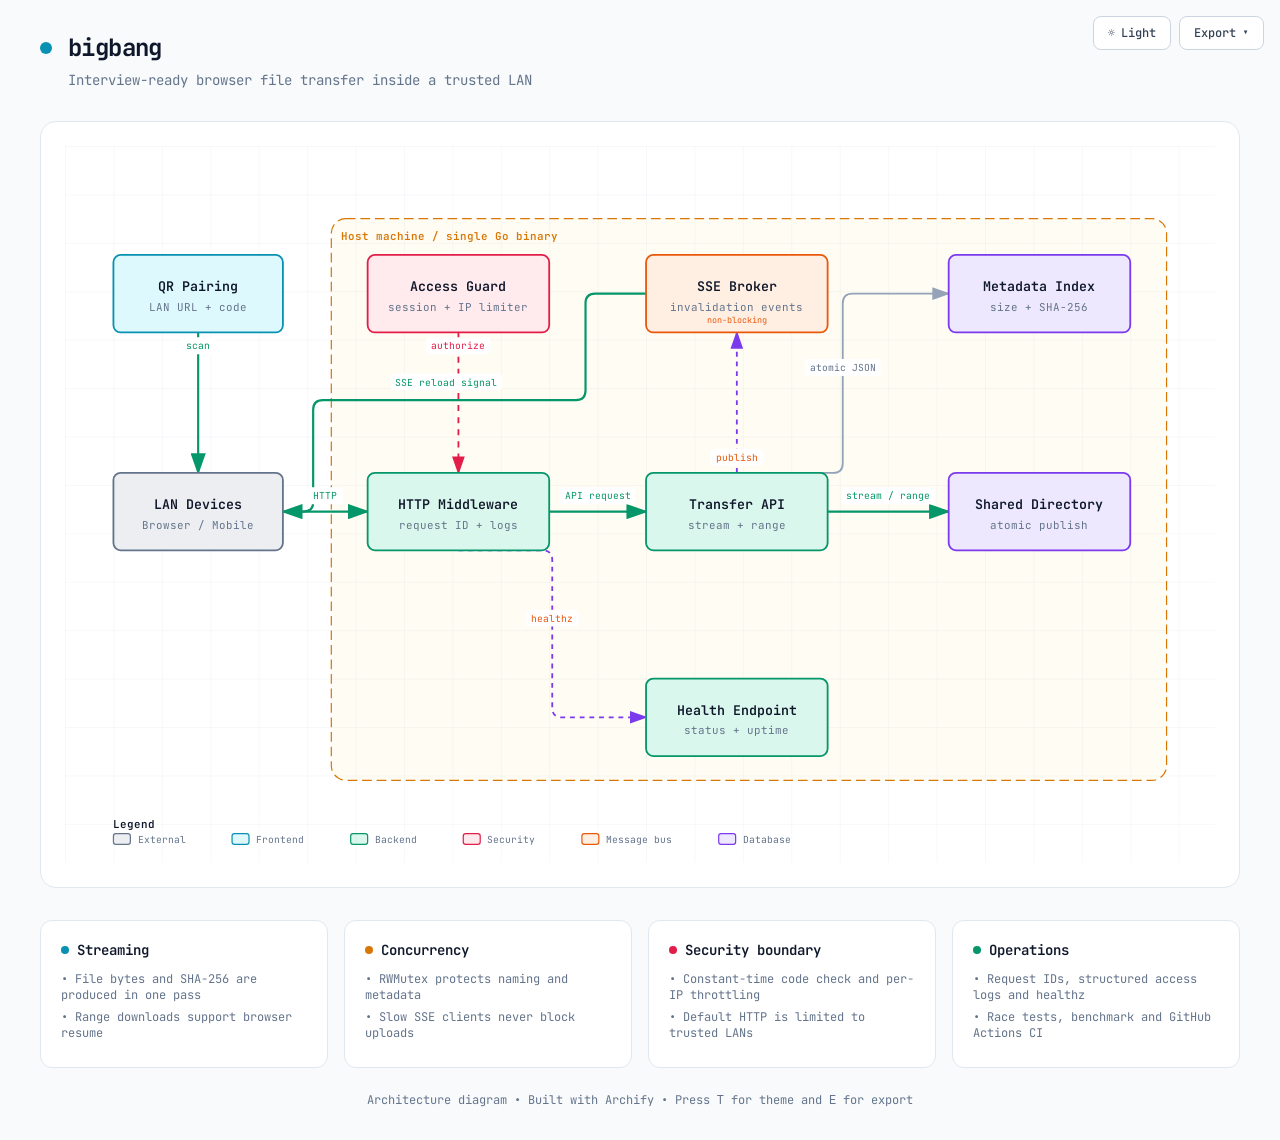
<file: docs/architecture.html>
<!DOCTYPE html>
<html lang="en" data-theme="dark">
<head>
  <meta charset="UTF-8">
  <meta name="viewport" content="width=device-width, initial-scale=1.0">
  <meta name="generator" content="archify 2.11.0">
  <title>bigbang Diagram</title>
  <script>
    // Resolve the theme before first paint so light-preference users don't
    // see a dark flash. The toolbar script below re-applies with UI state.
    (function () {
      try {
        var theme = null;
        try {
          var param = new URLSearchParams(window.location.search).get('theme');
          if (param === 'light' || param === 'dark') theme = param;
        } catch (_) {}
        if (!theme) {
          try { theme = localStorage.getItem('archify-theme'); } catch (_) {}
        }
        if (theme !== 'light' && theme !== 'dark') {
          theme = window.matchMedia('(prefers-color-scheme: light)').matches ? 'light' : 'dark';
        }
        document.documentElement.setAttribute('data-theme', theme);
      } catch (_) {}
    })();
  </script>
  <!-- Async font load: a blackholed network must not block first paint.
       The body font stack falls back to system monospace until it lands. -->
  <link rel="preconnect" href="https://fonts.gstatic.com" crossorigin>
  <link href="https://fonts.googleapis.com/css2?family=JetBrains+Mono:wght@400;500;600;700&display=swap"
        rel="stylesheet" media="print" onload="this.media='all'">
  <noscript>
    <link href="https://fonts.googleapis.com/css2?family=JetBrains+Mono:wght@400;500;600;700&display=swap" rel="stylesheet">
  </noscript>
  <style>
    /* ==========================================================
       THEME VARIABLES — switch by toggling [data-theme] on <html>
       ========================================================== */
    :root,
    [data-theme="dark"] {
      --bg: #020617;
      --grid: #1e293b;
      --text: #ffffff;
      --text-muted: #94a3b8;
      --text-dim: #475569;
      /* UI chrome (menu hints, footer) needs more contrast than SVG .t-dim accents */
      --text-faint: #7d8da1;

      --panel: rgba(15, 23, 42, 0.5);
      --panel-border: #1e293b;
      --lane-fill: rgba(15, 23, 42, 0.22);
      --lane-stroke: #334155;

      --arrow: #64748b;
      --arrow-emphasis: #34d399;

      /* Opaque mask color used behind semi-transparent component fills
         so the arrows drawn underneath are properly hidden. */
      --mask: #0f172a;

      --frontend-fill:    rgba(8, 51, 68, 0.4);
      --frontend-stroke:  #22d3ee;
      --backend-fill:     rgba(6, 78, 59, 0.4);
      --backend-stroke:   #34d399;
      --database-fill:    rgba(76, 29, 149, 0.4);
      --database-stroke:  #a78bfa;
      --cloud-fill:       rgba(120, 53, 15, 0.3);
      --cloud-stroke:     #fbbf24;
      --security-fill:    rgba(136, 19, 55, 0.4);
      --security-stroke:  #fb7185;
      --messagebus-fill:  rgba(251, 146, 60, 0.3);
      --messagebus-stroke:#fb923c;
      --external-fill:    rgba(30, 41, 59, 0.5);
      --external-stroke:  #94a3b8;

      --toolbar-bg:       rgba(15, 23, 42, 0.8);
      --toolbar-border:   #334155;
      --toolbar-text:     #e2e8f0;
      --toolbar-hover:    rgba(15, 23, 42, 0.95);
      --toolbar-menu-bg:  #0f172a;
    }

    [data-theme="light"] {
      --bg: #f8fafc;
      --grid: #e2e8f0;
      --text: #0f172a;
      --text-muted: #64748b;
      --text-dim: #94a3b8;
      --text-faint: #64748b;

      --panel: #ffffff;
      --panel-border: #e2e8f0;
      --lane-fill: rgba(248, 250, 252, 0.65);
      --lane-stroke: #cbd5e1;

      --arrow: #94a3b8;
      --arrow-emphasis: #059669;

      --mask: #ffffff;

      --frontend-fill:    rgba(34, 211, 238, 0.15);
      --frontend-stroke:  #0891b2;
      --backend-fill:     rgba(52, 211, 153, 0.18);
      --backend-stroke:   #059669;
      --database-fill:    rgba(167, 139, 250, 0.2);
      --database-stroke:  #7c3aed;
      --cloud-fill:       rgba(251, 191, 36, 0.18);
      --cloud-stroke:     #d97706;
      --security-fill:    rgba(251, 113, 133, 0.15);
      --security-stroke:  #e11d48;
      --messagebus-fill:  rgba(251, 146, 60, 0.15);
      --messagebus-stroke:#ea580c;
      --external-fill:    rgba(148, 163, 184, 0.18);
      --external-stroke:  #64748b;

      --toolbar-bg:       rgba(255, 255, 255, 0.92);
      --toolbar-border:   #cbd5e1;
      --toolbar-text:     #334155;
      --toolbar-hover:    #ffffff;
      --toolbar-menu-bg:  #ffffff;
    }

    * { margin: 0; padding: 0; box-sizing: border-box; }

    body {
      font-family: 'JetBrains Mono', ui-monospace, SFMono-Regular, Menlo, Consolas, 'DejaVu Sans Mono', 'Liberation Mono', 'Noto Sans Mono CJK SC', 'PingFang SC', 'Hiragino Sans GB', 'Microsoft YaHei', monospace;
      background: var(--bg);
      min-height: 100vh;
      padding: 2rem;
      color: var(--text);
      transition: background 0.2s ease, color 0.2s ease;
    }

    .container { max-width: 1200px; margin: 0 auto; }

    .header { margin-bottom: 2rem; }

    .header-row {
      display: flex;
      align-items: center;
      gap: 1rem;
      margin-bottom: 0.5rem;
    }

    .pulse-dot {
      width: 12px;
      height: 12px;
      background: var(--frontend-stroke);
      border-radius: 50%;
      animation: pulse 2s infinite;
    }

    @keyframes pulse {
      0%, 100% { opacity: 1; }
      50% { opacity: 0.5; }
    }

    h1 {
      font-size: 1.5rem;
      font-weight: 700;
      letter-spacing: -0.025em;
    }

    .subtitle {
      color: var(--text-muted);
      font-size: 0.875rem;
      margin-left: 1.75rem;
    }

    .diagram-container {
      background: var(--panel);
      border-radius: 1rem;
      border: 1px solid var(--panel-border);
      padding: 1.5rem;
      overflow-x: auto;
    }

    svg {
      width: 100%;
      min-width: min(900px, 100%);
      display: block;
    }

    .cards {
      display: grid;
      grid-template-columns: repeat(auto-fit, minmax(280px, 1fr));
      gap: 1rem;
      margin-top: 2rem;
    }

    .card {
      background: var(--panel);
      border-radius: 0.75rem;
      border: 1px solid var(--panel-border);
      padding: 1.25rem;
    }

    .card-header {
      display: flex;
      align-items: center;
      gap: 0.5rem;
      margin-bottom: 0.75rem;
    }

    .card-dot {
      width: 8px;
      height: 8px;
      border-radius: 50%;
    }

    .card-dot.cyan     { background: var(--frontend-stroke); }
    .card-dot.emerald  { background: var(--backend-stroke); }
    .card-dot.violet   { background: var(--database-stroke); }
    .card-dot.amber    { background: var(--cloud-stroke); }
    .card-dot.rose     { background: var(--security-stroke); }
    .card-dot.orange   { background: var(--messagebus-stroke); }
    .card-dot.slate    { background: var(--external-stroke); }

    .card h3 { font-size: 0.875rem; font-weight: 600; color: var(--text); }

    .card ul {
      list-style: none;
      color: var(--text-muted);
      font-size: 0.75rem;
    }

    .card li { margin-bottom: 0.375rem; }

    .footer {
      text-align: center;
      margin-top: 1.5rem;
      color: var(--text-faint);
      font-size: 0.75rem;
    }

    /* ==========================================================
       Print stylesheet — hide interactive controls, force light,
       drop the grid so the diagram doesn't waste ink, use landscape
       so wide diagrams fit, pack summary cards into 2 columns to
       avoid an orphan card on a trailing page.
       ========================================================== */
    @page { size: landscape; margin: 1.5cm; }

    @media print {
      /* Force the FULL light palette — including component fills/strokes and
         lane/arrow colors — so printing from dark theme doesn't put neon
         strokes and translucent dark fills on white paper. */
      :root, [data-theme="dark"], [data-theme="light"] {
        --bg: #ffffff;
        --grid: transparent;
        --panel: #ffffff;
        --panel-border: #e2e8f0;
        --text: #0f172a;
        --text-muted: #475569;
        --text-dim: #94a3b8;
        --text-faint: #64748b;
        --mask: #ffffff;
        --lane-fill: rgba(248, 250, 252, 0.65);
        --lane-stroke: #cbd5e1;
        --arrow: #94a3b8;
        --arrow-emphasis: #059669;
        --frontend-fill:    rgba(34, 211, 238, 0.15);
        --frontend-stroke:  #0891b2;
        --backend-fill:     rgba(52, 211, 153, 0.18);
        --backend-stroke:   #059669;
        --database-fill:    rgba(167, 139, 250, 0.2);
        --database-stroke:  #7c3aed;
        --cloud-fill:       rgba(251, 191, 36, 0.18);
        --cloud-stroke:     #d97706;
        --security-fill:    rgba(251, 113, 133, 0.15);
        --security-stroke:  #e11d48;
        --messagebus-fill:  rgba(251, 146, 60, 0.15);
        --messagebus-stroke:#ea580c;
        --external-fill:    rgba(148, 163, 184, 0.18);
        --external-stroke:  #64748b;
      }
      body { background: #ffffff !important; padding: 0; }
      .container { max-width: none; }
      .toolbar, .archify-toast, .no-print { display: none !important; }
      .diagram-container, .card { box-shadow: none; border-color: #e2e8f0; }
      .cards { grid-template-columns: 1fr 1fr; }
      /* Ensure elements break sensibly across pages */
      .card { break-inside: avoid; page-break-inside: avoid; }
      .diagram-container { break-inside: avoid; page-break-inside: avoid; }
      h1, .subtitle { color: #0f172a; }
    }

    /* ==========================================================
       TOOLBAR (theme toggle + export menu)
       ========================================================== */
    .toolbar {
      position: fixed;
      top: 1rem;
      right: 1rem;
      display: flex;
      gap: 0.5rem;
      z-index: 100;
    }
    .toolbar button {
      background: var(--toolbar-bg);
      color: var(--toolbar-text);
      border: 1px solid var(--toolbar-border);
      padding: 0.5rem 0.875rem;
      border-radius: 0.5rem;
      font-family: inherit;
      font-size: 0.75rem;
      font-weight: 500;
      cursor: pointer;
      backdrop-filter: blur(8px);
      transition: background 0.15s, border-color 0.15s;
      display: inline-flex;
      align-items: center;
      gap: 0.375rem;
    }
    .toolbar button:hover {
      background: var(--toolbar-hover);
      border-color: var(--arrow);
    }
    .toolbar button:focus-visible {
      outline: 2px solid var(--frontend-stroke);
      outline-offset: 2px;
    }
    .toolbar .export-wrap { position: relative; }
    .toolbar .export-menu {
      position: absolute;
      top: calc(100% + 0.375rem);
      right: 0;
      background: var(--toolbar-menu-bg);
      border: 1px solid var(--toolbar-border);
      border-radius: 0.5rem;
      padding: 0.375rem;
      min-width: 160px;
      display: none;
      flex-direction: column;
      box-shadow: 0 4px 20px rgba(0,0,0,0.25);
    }
    .toolbar .export-menu.open { display: flex; }
    .toolbar .export-menu button {
      background: transparent;
      border: 0;
      justify-content: space-between;
      width: 100%;
      text-align: left;
      padding: 0.5rem 0.75rem;
    }
    .toolbar .export-menu button:hover {
      background: var(--toolbar-hover);
    }
    .toolbar .export-menu .hint {
      color: var(--text-faint);
      font-size: 0.625rem;
    }
    .toolbar .export-menu hr {
      border: 0;
      border-top: 1px solid var(--toolbar-border);
      margin: 0.25rem 0.375rem;
      opacity: 0.5;
    }

    /* Toast — brief feedback for actions like "copied" */
    .archify-toast {
      position: fixed;
      top: 1rem;
      left: 50%;
      transform: translateX(-50%) translateY(-8px);
      background: var(--toolbar-menu-bg);
      color: var(--text);
      border: 1px solid var(--toolbar-border);
      padding: 0.5rem 1rem;
      border-radius: 0.5rem;
      font-family: inherit;
      font-size: 0.75rem;
      opacity: 0;
      transition: opacity 0.2s, transform 0.2s;
      z-index: 200;
      pointer-events: none;
      box-shadow: 0 4px 20px rgba(0,0,0,0.25);
    }
    .archify-toast.show {
      opacity: 1;
      transform: translateX(-50%) translateY(0);
    }

    @media (max-width: 720px) {
      body { padding: 1rem; }
      .toolbar {
        position: static;
        justify-content: flex-end;
        margin-bottom: 1rem;
      }
      .header { margin-bottom: 1.25rem; }
      .header-row {
        gap: 0.75rem;
        align-items: flex-start;
      }
      h1 {
        font-size: 1.25rem;
        line-height: 1.25;
      }
      .subtitle {
        margin-left: 0;
        font-size: 0.8125rem;
        line-height: 1.55;
      }
      .diagram-container {
        padding: 0.75rem;
        border-radius: 0.75rem;
      }
      .cards {
        grid-template-columns: 1fr;
        margin-top: 1rem;
      }
    }

    /* ==========================================================
       SVG SEMANTIC CLASSES — use these instead of inline fill/stroke
       ========================================================== */
    .c-grid       { stroke: var(--grid); fill: none; }
    .c-mask       { fill: var(--mask); stroke: none; }

    .c-frontend   { fill: var(--frontend-fill);   stroke: var(--frontend-stroke); }
    .c-backend    { fill: var(--backend-fill);    stroke: var(--backend-stroke); }
    .c-database   { fill: var(--database-fill);   stroke: var(--database-stroke); }
    .c-cloud      { fill: var(--cloud-fill);      stroke: var(--cloud-stroke); }
    .c-security   { fill: var(--security-fill);   stroke: var(--security-stroke); }
    .c-messagebus { fill: var(--messagebus-fill); stroke: var(--messagebus-stroke); }
    .c-external   { fill: var(--external-fill);   stroke: var(--external-stroke); }

    /* Text helpers */
    .t-primary { fill: var(--text); }
    .t-muted   { fill: var(--text-muted); }
    .t-dim     { fill: var(--text-dim); }
    .t-frontend   { fill: var(--frontend-stroke); }
    .t-backend    { fill: var(--backend-stroke); }
    .t-database   { fill: var(--database-stroke); }
    .t-cloud      { fill: var(--cloud-stroke); }
    .t-security   { fill: var(--security-stroke); }
    .t-messagebus { fill: var(--messagebus-stroke); }
    .t-external   { fill: var(--external-stroke); }

    /* Arrows */
    .a-default   { stroke: var(--arrow); fill: none; }
    .a-emphasis  { stroke: var(--arrow-emphasis); fill: none; }
    .a-security  { stroke: var(--security-stroke); fill: none; stroke-dasharray: 5,5; }
    .a-dashed    { stroke: var(--database-stroke); fill: none; stroke-dasharray: 4,4; }

    /* Arrowhead markers reference these */
    .m-default   { fill: var(--arrow); }
    .m-emphasis  { fill: var(--arrow-emphasis); }
    .m-security  { fill: var(--security-stroke); }
    .m-dashed    { fill: var(--database-stroke); }

    /* Dashed boundary variants */
    .c-security-group { fill: transparent; stroke: var(--security-stroke); stroke-dasharray: 4,4; }
    .c-region         { fill: rgba(251, 191, 36, 0.05); stroke: var(--cloud-stroke); stroke-dasharray: 8,4; }
    .c-lane           { fill: var(--lane-fill); stroke: var(--lane-stroke); stroke-dasharray: 6,6; }

    /* Optional trace animation, enabled only by meta.animation = "trace".
       Static diagrams do not carry data-animation and render exactly as before. */
    svg[data-animation="trace"] [data-animate="edge"] {
      stroke-dasharray: 10 8;
      stroke-dashoffset: 54;
      animation: archify-edge-flow 2.4s linear infinite;
      animation-delay: calc(var(--step, 0) * 160ms);
    }
    svg[data-animation="trace"] [data-animate="node"] {
      transform-box: fill-box;
      transform-origin: center;
      animation: archify-node-pulse 3.6s ease-in-out infinite;
      animation-delay: calc(var(--step, 0) * 160ms);
    }
    @keyframes archify-edge-flow {
      to { stroke-dashoffset: 0; }
    }
    @keyframes archify-node-pulse {
      0%, 72%, 100% { filter: none; stroke-width: 1.5; }
      18%, 36% {
        filter: drop-shadow(0 0 8px var(--arrow-emphasis));
        stroke-width: 2.4;
      }
    }
    @media (prefers-reduced-motion: reduce) {
      svg[data-animation="trace"] [data-animate] {
        animation: none !important;
        stroke-dashoffset: 0;
      }
    }
  </style>
</head>
<body>
  <!-- Toolbar: theme toggle + export menu (present on every generated diagram)
       Keyboard: T toggles theme, E opens export menu (when no input focused) -->
  <div class="toolbar" role="toolbar" aria-label="Diagram actions">
    <button id="btn-theme" type="button"
            title="Toggle theme (T)"
            aria-label="Toggle color theme"
            aria-pressed="false">
      <span id="theme-icon" aria-hidden="true">&#9790;</span>
      <span id="theme-label">Dark</span>
    </button>
    <div class="export-wrap">
      <button id="btn-export" type="button"
              title="Export diagram (E)"
              aria-label="Export diagram"
              aria-haspopup="menu"
              aria-expanded="false"
              aria-controls="export-menu">
        Export <span aria-hidden="true">&#9662;</span>
      </button>
      <div class="export-menu" id="export-menu" role="menu" aria-label="Export">
        <button data-action="copy"  type="button" role="menuitem" tabindex="-1">Copy to clipboard <span class="hint">PNG</span></button>
        <hr role="separator">
        <button data-format="png"   type="button" role="menuitem" tabindex="-1">Download PNG</button>
        <button data-format="jpeg"  type="button" role="menuitem" tabindex="-1">Download JPEG</button>
        <button data-format="webp"  type="button" role="menuitem" tabindex="-1">Download WebP</button>
        <hr role="separator">
        <button data-format="svg"   type="button" role="menuitem" tabindex="-1">Download SVG <span class="hint">vector</span></button>
      </div>
    </div>
  </div>

  <div class="container">
    <!-- Header -->
    <div class="header">
      <div class="header-row">
        <div class="pulse-dot"></div>
        <h1>bigbang</h1>
      </div>
      <p class="subtitle">Interview-ready browser file transfer inside a trusted LAN</p>
    </div>

    <!-- Main Diagram -->
    <div class="diagram-container">
      <svg viewBox="0 0 950 592" role="img" aria-label="bigbang — Interview-ready browser file transfer inside a trusted LAN (architecture diagram)">
        <!-- Definitions -->
        <defs>
          <marker id="arrowhead" markerWidth="10" markerHeight="7" refX="9" refY="3.5" orient="auto">
            <polygon points="0 0, 10 3.5, 0 7" class="m-default" />
          </marker>
          <marker id="arrowhead-emphasis" markerWidth="10" markerHeight="7" refX="9" refY="3.5" orient="auto">
            <polygon points="0 0, 10 3.5, 0 7" class="m-emphasis" />
          </marker>
          <marker id="arrowhead-security" markerWidth="10" markerHeight="7" refX="9" refY="3.5" orient="auto">
            <polygon points="0 0, 10 3.5, 0 7" class="m-security" />
          </marker>
          <marker id="arrowhead-dashed" markerWidth="10" markerHeight="7" refX="9" refY="3.5" orient="auto">
            <polygon points="0 0, 10 3.5, 0 7" class="m-dashed" />
          </marker>
          <pattern id="grid" width="40" height="40" patternUnits="userSpaceOnUse">
            <path d="M 40 0 L 0 0 0 40" class="c-grid" stroke-width="0.5"/>
          </pattern>
        </defs>

        <!-- Background Grid -->
        <rect width="100%" height="100%" fill="url(#grid)" />

        <!-- Boundaries (behind everything) -->
        <rect x="220" y="60" width="690" height="464" rx="12" class="c-region" stroke-width="1"/>
        <text x="228" y="78" class="t-cloud" font-size="9" font-weight="600">Host machine / single Go binary</text>

        <!-- Connection paths (before components for correct z-order) -->
        <path d="M 110 154 L 110 270" class="a-emphasis" stroke-width="1.8" marker-end="url(#arrowhead-emphasis)"/>
        <path d="M 180 302 L 250 302" class="a-emphasis" stroke-width="1.8" marker-end="url(#arrowhead-emphasis)"/>
        <path d="M 325 154 L 325 270" class="a-security" stroke-width="1.5" marker-end="url(#arrowhead-security)"/>
        <path d="M 400 302 L 480 302" class="a-emphasis" stroke-width="1.8" marker-end="url(#arrowhead-emphasis)"/>
        <path d="M 555 270 L 555 154" class="a-dashed" stroke-width="1.5" marker-end="url(#arrowhead-dashed)"/>
        <path d="M 480 122 L 438 122 Q 430 122 430 130 L 430 202 Q 430 210 422 210 L 213 210 Q 205 210 205 218 L 205 294 Q 205 302 197 302 L 180 302" class="a-emphasis" stroke-width="1.8" marker-end="url(#arrowhead-emphasis)"/>
        <path d="M 325 334 L 394.5 334 Q 402.5 334 402.5 342 L 402.5 464 Q 402.5 472 410.5 472 L 480 472" class="a-dashed" stroke-width="1.5" marker-end="url(#arrowhead-dashed)"/>
        <path d="M 630 302 L 730 302" class="a-emphasis" stroke-width="1.8" marker-end="url(#arrowhead-emphasis)"/>
        <path d="M 555 270 L 634.5 270 Q 642.5 270 642.5 262 L 642.5 130 Q 642.5 122 650.5 122 L 730 122" class="a-default" stroke-width="1.5" marker-end="url(#arrowhead)"/>

        <!-- Components -->
        <rect x="40" y="270" width="140" height="64" rx="6" class="c-mask"/>
        <rect x="40" y="270" width="140" height="64" rx="6" class="c-external" stroke-width="1.5"/>
        <text x="110" y="300" class="t-primary" font-size="11" font-weight="600" text-anchor="middle">LAN Devices</text>
        <text x="110" y="316" class="t-muted" font-size="9" text-anchor="middle">Browser / Mobile</text>

        <rect x="40" y="90" width="140" height="64" rx="6" class="c-mask"/>
        <rect x="40" y="90" width="140" height="64" rx="6" class="c-frontend" stroke-width="1.5"/>
        <text x="110" y="120" class="t-primary" font-size="11" font-weight="600" text-anchor="middle">QR Pairing</text>
        <text x="110" y="136" class="t-muted" font-size="9" text-anchor="middle">LAN URL + code</text>

        <rect x="250" y="270" width="150" height="64" rx="6" class="c-mask"/>
        <rect x="250" y="270" width="150" height="64" rx="6" class="c-backend" stroke-width="1.5"/>
        <text x="325" y="300" class="t-primary" font-size="11" font-weight="600" text-anchor="middle">HTTP Middleware</text>
        <text x="325" y="316" class="t-muted" font-size="9" text-anchor="middle">request ID + logs</text>

        <rect x="250" y="90" width="150" height="64" rx="6" class="c-mask"/>
        <rect x="250" y="90" width="150" height="64" rx="6" class="c-security" stroke-width="1.5"/>
        <text x="325" y="120" class="t-primary" font-size="11" font-weight="600" text-anchor="middle">Access Guard</text>
        <text x="325" y="136" class="t-muted" font-size="9" text-anchor="middle">session + IP limiter</text>

        <rect x="480" y="270" width="150" height="64" rx="6" class="c-mask"/>
        <rect x="480" y="270" width="150" height="64" rx="6" class="c-backend" stroke-width="1.5"/>
        <text x="555" y="300" class="t-primary" font-size="11" font-weight="600" text-anchor="middle">Transfer API</text>
        <text x="555" y="316" class="t-muted" font-size="9" text-anchor="middle">stream + range</text>

        <rect x="480" y="90" width="150" height="64" rx="6" class="c-mask"/>
        <rect x="480" y="90" width="150" height="64" rx="6" class="c-messagebus" stroke-width="1.5"/>
        <text x="555" y="120" class="t-primary" font-size="11" font-weight="600" text-anchor="middle">SSE Broker</text>
        <text x="555" y="136" class="t-muted" font-size="9" text-anchor="middle">invalidation events</text>
        <text x="555" y="146" class="t-messagebus" font-size="7" text-anchor="middle">non-blocking</text>

        <rect x="480" y="440" width="150" height="64" rx="6" class="c-mask"/>
        <rect x="480" y="440" width="150" height="64" rx="6" class="c-backend" stroke-width="1.5"/>
        <text x="555" y="470" class="t-primary" font-size="11" font-weight="600" text-anchor="middle">Health Endpoint</text>
        <text x="555" y="486" class="t-muted" font-size="9" text-anchor="middle">status + uptime</text>

        <rect x="730" y="270" width="150" height="64" rx="6" class="c-mask"/>
        <rect x="730" y="270" width="150" height="64" rx="6" class="c-database" stroke-width="1.5"/>
        <text x="805" y="300" class="t-primary" font-size="11" font-weight="600" text-anchor="middle">Shared Directory</text>
        <text x="805" y="316" class="t-muted" font-size="9" text-anchor="middle">atomic publish</text>

        <rect x="730" y="90" width="150" height="64" rx="6" class="c-mask"/>
        <rect x="730" y="90" width="150" height="64" rx="6" class="c-database" stroke-width="1.5"/>
        <text x="805" y="120" class="t-primary" font-size="11" font-weight="600" text-anchor="middle">Metadata Index</text>
        <text x="805" y="136" class="t-muted" font-size="9" text-anchor="middle">size + SHA-256</text>

        <!-- Connection labels -->
        <rect x="95" y="158" width="30" height="14" rx="3" class="c-mask"/>
        <text x="110" y="168" class="t-backend" font-size="8" text-anchor="middle">scan</text>
        <rect x="200" y="282" width="30" height="14" rx="3" class="c-mask"/>
        <text x="215" y="292" class="t-backend" font-size="8" text-anchor="middle">HTTP</text>
        <rect x="298.4" y="158" width="53.199999999999996" height="14" rx="3" class="c-mask"/>
        <text x="325" y="168" class="t-security" font-size="8" text-anchor="middle">authorize</text>
        <rect x="408.6" y="282" width="62.8" height="14" rx="3" class="c-mask"/>
        <text x="440" y="292" class="t-backend" font-size="8" text-anchor="middle">API request</text>
        <rect x="533.2" y="250" width="43.6" height="14" rx="3" class="c-mask"/>
        <text x="555" y="260" class="t-messagebus" font-size="8" text-anchor="middle">publish</text>
        <rect x="269.2" y="188" width="91.6" height="14" rx="3" class="c-mask"/>
        <text x="315" y="198" class="t-backend" font-size="8" text-anchor="middle">SSE reload signal</text>
        <rect x="380.7" y="383" width="43.6" height="14" rx="3" class="c-mask"/>
        <text x="402.5" y="393" class="t-messagebus" font-size="8" text-anchor="middle">healthz</text>
        <rect x="641.4" y="282" width="77.2" height="14" rx="3" class="c-mask"/>
        <text x="680" y="292" class="t-backend" font-size="8" text-anchor="middle">stream / range</text>
        <rect x="611.1" y="176" width="62.8" height="14" rx="3" class="c-mask"/>
        <text x="642.5" y="186" class="t-muted" font-size="8" text-anchor="middle">atomic JSON</text>

        <!-- Legend -->
        <text x="40" y="563" class="t-primary" font-size="9" font-weight="600">Legend</text>
        <rect x="40" y="568" width="14" height="9" rx="2" class="c-external" stroke-width="1"/>
        <text x="60" y="576" class="t-muted" font-size="8">External</text>
        <rect x="138" y="568" width="14" height="9" rx="2" class="c-frontend" stroke-width="1"/>
        <text x="158" y="576" class="t-muted" font-size="8">Frontend</text>
        <rect x="236" y="568" width="14" height="9" rx="2" class="c-backend" stroke-width="1"/>
        <text x="256" y="576" class="t-muted" font-size="8">Backend</text>
        <rect x="329" y="568" width="14" height="9" rx="2" class="c-security" stroke-width="1"/>
        <text x="349" y="576" class="t-muted" font-size="8">Security</text>
        <rect x="427" y="568" width="14" height="9" rx="2" class="c-messagebus" stroke-width="1"/>
        <text x="447" y="576" class="t-muted" font-size="8">Message bus</text>
        <rect x="540" y="568" width="14" height="9" rx="2" class="c-database" stroke-width="1"/>
        <text x="560" y="576" class="t-muted" font-size="8">Database</text>
      </svg>
    </div>

    <!-- Info Cards -->
    <div class="cards">
      <div class="card">
        <div class="card-header">
          <div class="card-dot cyan"></div>
          <h3>Streaming</h3>
        </div>
        <ul>
          <li>&bull; File bytes and SHA-256 are produced in one pass</li>
          <li>&bull; Range downloads support browser resume</li>
        </ul>
      </div>

      <div class="card">
        <div class="card-header">
          <div class="card-dot amber"></div>
          <h3>Concurrency</h3>
        </div>
        <ul>
          <li>&bull; RWMutex protects naming and metadata</li>
          <li>&bull; Slow SSE clients never block uploads</li>
        </ul>
      </div>

      <div class="card">
        <div class="card-header">
          <div class="card-dot rose"></div>
          <h3>Security boundary</h3>
        </div>
        <ul>
          <li>&bull; Constant-time code check and per-IP throttling</li>
          <li>&bull; Default HTTP is limited to trusted LANs</li>
        </ul>
      </div>

      <div class="card">
        <div class="card-header">
          <div class="card-dot emerald"></div>
          <h3>Operations</h3>
        </div>
        <ul>
          <li>&bull; Request IDs, structured access logs and healthz</li>
          <li>&bull; Race tests, benchmark and GitHub Actions CI</li>
        </ul>
      </div>
    </div>

    <!-- Footer -->
    <p class="footer">
      Architecture diagram &bull; Built with Archify<span class="no-print"> &bull; Press <kbd>T</kbd> for theme and <kbd>E</kbd> for export</span>
    </p>
  </div>

  <script>
    /* ============================================================
       Theme toggle — persists to localStorage, respects system pref
       ============================================================ */
    var Archify = {};

    Archify.theme = (function () {
      var STORAGE_KEY = 'archify-theme';
      var html = document.documentElement;
      var btn = document.getElementById('btn-theme');
      var icon = document.getElementById('theme-icon');
      var label = document.getElementById('theme-label');

      // localStorage can throw (blocked cookies, sandboxed iframes); the whole
      // script element dies on an uncaught error, so guard every access.
      function readStored() {
        try { return localStorage.getItem(STORAGE_KEY); } catch (_) { return null; }
      }
      function writeStored(value) {
        try { localStorage.setItem(STORAGE_KEY, value); } catch (_) {}
      }
      function urlOverride() {
        // URL param wins (useful for deterministic screenshots / share links)
        try {
          var param = new URLSearchParams(window.location.search).get('theme');
          if (param === 'light' || param === 'dark') return param;
        } catch (_) {}
        return null;
      }

      function resolveInitial() {
        var fromUrl = urlOverride();
        if (fromUrl) return fromUrl;
        var saved = readStored();
        if (saved === 'light' || saved === 'dark') return saved;
        return window.matchMedia('(prefers-color-scheme: light)').matches ? 'light' : 'dark';
      }

      function apply(theme) {
        html.setAttribute('data-theme', theme);
        icon.textContent = theme === 'dark' ? '\u263E' : '\u263C';
        label.textContent = theme === 'dark' ? 'Dark' : 'Light';
        btn.setAttribute('aria-pressed', theme === 'light' ? 'true' : 'false');
      }

      function toggle() {
        var next = html.getAttribute('data-theme') === 'dark' ? 'light' : 'dark';
        apply(next);
        writeStored(next);
      }

      apply(resolveInitial());
      btn.addEventListener('click', toggle);

      // Follow live OS theme changes while the user has no explicit preference.
      try {
        var media = window.matchMedia('(prefers-color-scheme: light)');
        var onChange = function (e) {
          var saved = readStored();
          if (urlOverride() || saved === 'light' || saved === 'dark') return;
          apply(e.matches ? 'light' : 'dark');
        };
        if (media.addEventListener) media.addEventListener('change', onChange);
        else if (media.addListener) media.addListener(onChange);
      } catch (_) {}

      return { toggle: toggle };
    })();

    /* ============================================================
       Export — PNG / JPEG / WebP / SVG (download) and Copy PNG (clipboard)

       Raster exports are always rendered at 4x source resolution for
       maximum sharpness. The trick: we set the serialized SVG's
       `width`/`height` to viewBox * 4 so the browser rasterizes the
       vectors at that resolution natively. drawImage then draws at
       the image's natural size (no upscaling = no blur).

       JPEG/WebP paint the current theme's background explicitly since
       those formats have no alpha channel.
       ============================================================ */
    (function () {
      var RASTER_SCALE = 4;

      function diagramFilename() {
        var title = (document.title || 'diagram')
          .replace(/\s+Architecture(\s+Diagram)?$/i, '')
          .replace(/\s+Diagram$/i, '')
          .trim();
        return title.replace(/[^a-z0-9_\-]+/gi, '-')
                    .toLowerCase()
                    .replace(/^-+|-+$/g, '') || 'diagram';
      }

      function currentBg() {
        return getComputedStyle(document.body).backgroundColor || '#ffffff';
      }

      /**
       * Serialize the main SVG into a standalone document.
       *
       * Two modes:
       * - Default (opts.autoTheme=false) — locks the serialized SVG to the
       *   viewer's current theme. Used by the raster pipeline
       *   (PNG/JPEG/WebP/clipboard) because canvas rasterization needs
       *   deterministic colors; a raster cannot react to
       *   prefers-color-scheme after encoding.
       * - autoTheme=true — emits BOTH dark and light variable sets plus a
       *   `@media (prefers-color-scheme)` rule so the resulting SVG
       *   self-themes when embedded in GitHub READMEs or other hosts that
       *   expose a color scheme. Used for "Download SVG".
       */
      function serializeSvg(scale, opts) {
        // scale: integer multiplier for intrinsic SVG pixel dimensions used by
        // the raster path. Defaults to 1 (natural size) for SVG download.
        scale = scale || 1;
        opts = opts || {};
        var autoTheme = opts.autoTheme === true;

        var svg = document.querySelector('.diagram-container svg');
        var clone = svg.cloneNode(true);

        var vb = svg.viewBox.baseVal;
        // Scale width/height so the browser rasterizes the vectors at target
        // resolution directly. viewBox stays unchanged so coordinates don't
        // shift. This is the key to sharp rasters — do NOT scale later via
        // canvas upscaling.
        clone.setAttribute('width', vb.width * scale);
        clone.setAttribute('height', vb.height * scale);
        clone.setAttribute('xmlns', 'http://www.w3.org/2000/svg');

        // Only the SVG-relevant rules: semantic classes, markers, and the
        // theme variable blocks. Toolbar/cards/print CSS can never apply
        // inside a standalone SVG and would only bloat the export.
        var hostStyle = (function () {
          var out = [];
          Array.prototype.forEach.call(document.styleSheets, function (sheet) {
            var rules;
            try { rules = sheet.cssRules; } catch (_) { return; } // cross-origin
            if (!rules) return;
            Array.prototype.forEach.call(rules, function (rule) {
              if (rule.type !== 1) return; // plain style rules only
              var sel = rule.selectorText || '';
              if (/(^|,)\s*(svg|:root|\[data-theme|\.c-|\.t-|\.a-|\.m-)/.test(sel)) {
                out.push(rule.cssText);
              }
            });
          });
          return out.join('\n');
        })();

        // Derive the variable list from the stylesheet so newly added theme
        // variables can never be missed by the export pipeline again
        // (--lane-fill/--lane-stroke once were).
        var varNames = (function () {
          var seen = {};
          var names = [];
          (hostStyle.match(/--[a-zA-Z0-9-]+(?=\s*:)/g) || []).forEach(function (n) {
            if (!seen[n]) { seen[n] = true; names.push(n); }
          });
          return names;
        })();

        // Resolve the full variable set for a given data-theme via an
        // off-DOM probe, independent of what the viewer is currently set to.
        function resolveVars(themeAttr) {
          var probe = document.createElement('div');
          probe.setAttribute('data-theme', themeAttr);
          probe.style.cssText = 'position:absolute;width:0;height:0;visibility:hidden;';
          document.body.appendChild(probe);
          try {
            var c = getComputedStyle(probe);
            return varNames.map(function (n) {
              return n + ': ' + c.getPropertyValue(n).trim() + ';';
            }).join(' ');
          } finally {
            document.body.removeChild(probe);
          }
        }

        // Prepend a local()-only @font-face block for each weight so that the
        // sandboxed image-rendering context used during PNG/JPEG/WebP export
        // can find JetBrains Mono if the user has it installed locally, and
        // falls through cleanly to the monospace stack otherwise. The usual
        // Google-Fonts <link> in the host document is unreachable from the
        // serialized SVG, so url()-sourced faces would just hang.
        var fontFallback = [400, 500, 600, 700].map(function (w) {
          return "@font-face { font-family: 'JetBrains Mono'; font-weight: " + w +
                 "; src: local('JetBrains Mono'), local('JetBrainsMono-Regular'); }";
        }).join('\n');

        var style = document.createElementNS('http://www.w3.org/2000/svg', 'style');
        var bgRect = document.createElementNS('http://www.w3.org/2000/svg', 'rect');
        bgRect.setAttribute('width', '100%');
        bgRect.setAttribute('height', '100%');

        if (autoTheme) {
          // Dual-theme SVG. Dark is the default (so hosts without
          // prefers-color-scheme still render), light swaps in via media
          // query, and svg[data-theme="..."] still lets downstream
          // consumers force a specific theme.
          var darkVars = resolveVars('dark');
          var lightVars = resolveVars('light');

          style.textContent =
            fontFallback + "\n" +
            "svg { font-family: 'JetBrains Mono', ui-monospace, SFMono-Regular, Menlo, Consolas, 'DejaVu Sans Mono', 'Liberation Mono', 'Noto Sans Mono CJK SC', 'PingFang SC', 'Hiragino Sans GB', 'Microsoft YaHei', monospace; }\n" +
            hostStyle + "\n" +
            ":root, svg { " + darkVars + " }\n" +
            "@media (prefers-color-scheme: light) { :root, svg { " + lightVars + " } }\n" +
            "svg[data-theme=\"light\"] { " + lightVars + " }\n" +
            "svg[data-theme=\"dark\"] { " + darkVars + " }\n" +
            "rect.c-bg-rect { fill: var(--bg); }\n";

          // Don't lock the serialized SVG to the viewer's current theme.
          clone.removeAttribute('data-theme');
          // Background follows the CSS variable, not a fixed color, so it
          // swaps with the media query.
          bgRect.setAttribute('class', 'c-bg-rect');
        } else {
          // Raster path: lock to the viewer's current theme.
          var theme = document.documentElement.getAttribute('data-theme') || 'dark';
          var themeHost = document.querySelector('[data-theme="' + theme + '"]') || document.documentElement;
          var computed = getComputedStyle(themeHost);
          var vars = varNames.map(function (n) {
            return n + ': ' + computed.getPropertyValue(n).trim() + ';';
          }).join(' ');

          // IMPORTANT: inject the resolved variables AFTER hostStyle,
          // otherwise hostStyle's ":root, [data-theme=\"dark\"] { ... }" rule
          // overrides our chosen theme via later-in-cascade equal-specificity.
          // Keep this order.
          style.textContent =
            fontFallback + "\n" +
            "svg { font-family: 'JetBrains Mono', ui-monospace, SFMono-Regular, Menlo, Consolas, 'DejaVu Sans Mono', 'Liberation Mono', 'Noto Sans Mono CJK SC', 'PingFang SC', 'Hiragino Sans GB', 'Microsoft YaHei', monospace; }\n" +
            hostStyle + "\n" +
            ":root, svg { " + vars + " }\n";

          bgRect.setAttribute('fill', computed.getPropertyValue('--bg').trim() || '#ffffff');
        }

        clone.insertBefore(style, clone.firstChild);
        clone.insertBefore(bgRect, style.nextSibling);

        return {
          svgString: new XMLSerializer().serializeToString(clone),
          width: vb.width * scale,
          height: vb.height * scale
        };
      }

      function download(blob, filename) {
        var url = URL.createObjectURL(blob);
        var a = document.createElement('a');
        a.href = url;
        a.download = filename;
        document.body.appendChild(a);
        a.click();
        a.remove();
        setTimeout(function () { URL.revokeObjectURL(url); }, 1000);
      }

      // Conservative upper bound on total canvas pixels. Older Safari on iOS
      // silently produces a blank canvas above ~16 Mpx; Chrome / Firefox /
      // desktop Safari are far higher but start failing on memory-constrained
      // devices. We pick the largest integer scale in {4,3,2,1} whose target
      // pixel count fits under this cap.
      var MAX_CANVAS_PIXELS = 16 * 1024 * 1024;

      function pickSafeScale(vbW, vbH) {
        for (var s = RASTER_SCALE; s >= 1; s--) {
          if (vbW * s * vbH * s <= MAX_CANVAS_PIXELS) return s;
        }
        return 1;
      }

      function rasterize(format) {
        // Serialize at a safe scale (RASTER_SCALE=4 by default, reduced if the
        // resulting canvas would exceed MAX_CANVAS_PIXELS). The SVG itself is
        // rasterized at target resolution natively; drawImage draws at natural
        // size — no upsampling blur.
        var svg = document.querySelector('.diagram-container svg');
        var vb = svg.viewBox.baseVal;
        var scale = pickSafeScale(vb.width, vb.height);
        var data = serializeSvg(scale);
        var svgBlob = new Blob([data.svgString], { type: 'image/svg+xml;charset=utf-8' });
        var svgUrl = URL.createObjectURL(svgBlob);

        return new Promise(function (resolve, reject) {
          var img = new Image();
          img.onload = function () {
            var canvas = document.createElement('canvas');
            canvas.width = data.width;
            canvas.height = data.height;
            var ctx = canvas.getContext('2d');
            if (format === 'jpeg') {
              ctx.fillStyle = currentBg();
              ctx.fillRect(0, 0, canvas.width, canvas.height);
            }
            // Draw at natural size — SVG was already rasterized at target res.
            ctx.drawImage(img, 0, 0);
            URL.revokeObjectURL(svgUrl);
            var mime = format === 'jpeg' ? 'image/jpeg' :
                       format === 'webp' ? 'image/webp' : 'image/png';
            var quality = format === 'png' ? undefined : 0.95;
            canvas.toBlob(function (blob) {
              if (!blob) reject(new Error('toBlob returned null for ' + format));
              else resolve(blob);
            }, mime, quality);
          };
          img.onerror = function (e) {
            URL.revokeObjectURL(svgUrl);
            reject(e);
          };
          img.src = svgUrl;
        });
      }

      var menu = document.getElementById('export-menu');
      var btn = document.getElementById('btn-export');
      var items = function () {
        return Array.prototype.slice.call(menu.querySelectorAll('button[role="menuitem"]'));
      };

      // ---- Clipboard support ----------------------------------------------
      function canCopyImage() {
        return typeof ClipboardItem !== 'undefined' &&
               navigator.clipboard &&
               typeof navigator.clipboard.write === 'function';
      }

      // ---- Raster format detection ----------------------------------------
      // canvas.toBlob('image/webp') silently returns a PNG on browsers without
      // WebP encoding (older Safari), so detect explicitly.
      function supports(format) {
        if (format === 'svg' || format === 'png') return true;
        var mime = format === 'jpeg' ? 'image/jpeg' : 'image/webp';
        try {
          var c = document.createElement('canvas');
          c.width = c.height = 2;
          return c.toDataURL(mime).indexOf('data:' + mime) === 0;
        } catch (_) { return false; }
      }

      // Gray out unsupported items.
      items().forEach(function (it) {
        if (it.dataset.format && !supports(it.dataset.format)) {
          it.disabled = true;
          it.title = 'Not supported by this browser';
          it.style.opacity = '0.5';
        }
        if (it.dataset.action === 'copy' && !canCopyImage()) {
          it.disabled = true;
          it.title = 'Clipboard image write not supported by this browser';
          it.style.opacity = '0.5';
        }
      });

      // ---- Toast ----------------------------------------------------------
      // A live region only announces CHANGES to an existing node, so the toast
      // element is created once up front and updated in place.
      var toastEl = document.createElement('div');
      toastEl.className = 'archify-toast';
      toastEl.setAttribute('role', 'status');
      document.body.appendChild(toastEl);
      var toastTimer = null;

      function toast(msg) {
        toastEl.textContent = '';
        requestAnimationFrame(function () {
          toastEl.textContent = msg;
          toastEl.classList.add('show');
        });
        clearTimeout(toastTimer);
        toastTimer = setTimeout(function () { toastEl.classList.remove('show'); }, 1500);
      }

      function open(focusLast) {
        menu.classList.add('open');
        btn.setAttribute('aria-expanded', 'true');
        var available = items().filter(function (i) { return !i.disabled; });
        var target = focusLast ? available[available.length - 1] : available[0];
        if (target) target.focus();
      }
      function close(focusTrigger) {
        menu.classList.remove('open');
        btn.setAttribute('aria-expanded', 'false');
        if (focusTrigger) btn.focus();
      }
      function isOpen() { return menu.classList.contains('open'); }

      btn.addEventListener('click', function (e) {
        e.stopPropagation();
        if (isOpen()) close(false);
        else open();
      });
      // APG menu-button pattern: ArrowDown/ArrowUp on the trigger opens the menu.
      btn.addEventListener('keydown', function (e) {
        if (e.key === 'ArrowDown' || e.key === 'ArrowUp') {
          e.preventDefault();
          if (!isOpen()) open(e.key === 'ArrowUp');
        }
      });
      document.addEventListener('click', function (e) {
        if (!menu.contains(e.target) && e.target !== btn) close(false);
      });

      // Keyboard navigation inside the menu.
      //   Menu items: Up/Down, Home/End.
      //   Esc closes + returns focus to trigger; Tab closes.
      menu.addEventListener('keydown', function (e) {
        if (e.key === 'Escape') { e.preventDefault(); close(true); return; }
        if (e.key === 'Tab')    { close(false); return; }

        var available = items().filter(function (i) { return !i.disabled; });
        var current = available.indexOf(document.activeElement);
        switch (e.key) {
          case 'ArrowDown':
            e.preventDefault();
            if (available.length) available[(current + 1 + available.length) % available.length].focus();
            break;
          case 'ArrowUp':
            e.preventDefault();
            if (available.length) available[(current - 1 + available.length) % available.length].focus();
            break;
          case 'Home':
            e.preventDefault();
            if (available[0]) available[0].focus();
            break;
          case 'End':
            e.preventDefault();
            if (available.length) available[available.length - 1].focus();
            break;
        }
      });

      function runExport(format) {
        var base = diagramFilename();
        close(true);
        return (format === 'svg'
          ? Promise.resolve(serializeSvg(1, { autoTheme: true })).then(function (d) {
              download(new Blob([d.svgString], { type: 'image/svg+xml;charset=utf-8' }), base + '.svg');
            })
          : rasterize(format).then(function (blob) {
              download(blob, base + '.' + format);
            })
        ).catch(function (err) {
          console.error(err);
          alert('Export failed: ' + (err && err.message ? err.message : format));
        });
      }

      function runCopy() {
        close(true);
        if (!canCopyImage()) {
          alert('Clipboard image write not supported in this browser.');
          return;
        }
        // WebKit requires ClipboardItem to be constructed synchronously inside
        // the user gesture — pass the pending Promise<Blob> as the item value.
        // Browsers that reject promise values throw synchronously; fall back
        // to awaiting the blob first (works in Chromium/Firefox).
        var blobPromise = rasterize('png');
        var writePromise;
        try {
          writePromise = navigator.clipboard.write([new ClipboardItem({ 'image/png': blobPromise })]);
        } catch (_) {
          writePromise = blobPromise.then(function (blob) {
            return navigator.clipboard.write([new ClipboardItem({ 'image/png': blob })]);
          });
        }
        return writePromise.then(function () {
          toast('Copied PNG to clipboard');
        }).catch(function (err) {
          console.error(err);
          alert('Copy failed: ' + (err && err.message ? err.message : 'unknown'));
        });
      }

      menu.addEventListener('click', function (e) {
        var copyBtn = e.target.closest('button[data-action="copy"]');
        if (copyBtn && !copyBtn.disabled) { runCopy(); return; }

        var formatBtn = e.target.closest('button[data-format]');
        if (formatBtn && !formatBtn.disabled) { runExport(formatBtn.dataset.format); }
      });

      Archify.exportMenu = { open: open, close: close, isOpen: isOpen, run: runExport };

      // Auto-open on page load for demo/screenshot purposes: ?openExport=1
      // Wait for fonts (so the menu doesn't flash before typography lands)
      // and paint before opening. Fallback timeout for browsers without the
      // Font Loading API.
      try {
        if (new URLSearchParams(window.location.search).get('openExport') === '1') {
          var openWhenReady = function () {
            requestAnimationFrame(function () { requestAnimationFrame(open); });
          };
          if (document.fonts && document.fonts.ready) {
            document.fonts.ready.then(openWhenReady);
          } else {
            setTimeout(openWhenReady, 200);
          }
        }
      } catch (_) {}
    })();

    /* ============================================================
       Global keyboard shortcuts
         T -> toggle theme
         E -> open export menu
       Ignored when focus is inside an input/textarea/contenteditable.
       ============================================================ */
    document.addEventListener('keydown', function (e) {
      if (e.metaKey || e.ctrlKey || e.altKey) return;
      var t = e.target;
      if (t && (t.tagName === 'INPUT' || t.tagName === 'TEXTAREA' || t.isContentEditable)) return;
      if (e.key === 't' || e.key === 'T') {
        e.preventDefault();
        Archify.theme.toggle();
      } else if (e.key === 'e' || e.key === 'E') {
        e.preventDefault();
        if (!Archify.exportMenu.isOpen()) Archify.exportMenu.open();
      }
    });
  </script>
</body>
</html>
</file>
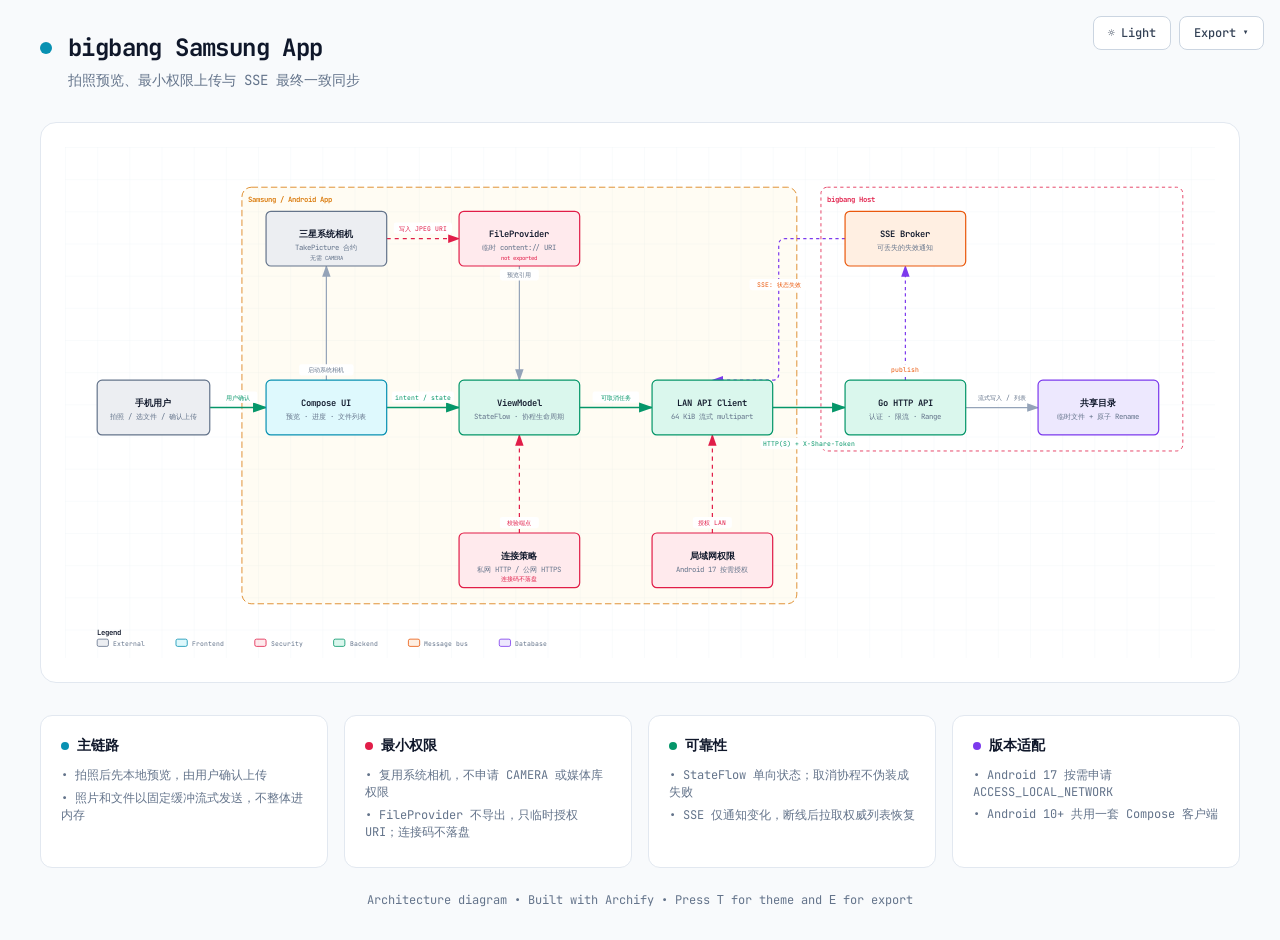
<file: docs/samsung-app-architecture.html>
<!DOCTYPE html>
<html lang="en" data-theme="dark">
<head>
  <meta charset="UTF-8">
  <meta name="viewport" content="width=device-width, initial-scale=1.0">
  <meta name="generator" content="archify 2.11.0">
  <title>bigbang Samsung App Diagram</title>
  <script>
    // Resolve the theme before first paint so light-preference users don't
    // see a dark flash. The toolbar script below re-applies with UI state.
    (function () {
      try {
        var theme = null;
        try {
          var param = new URLSearchParams(window.location.search).get('theme');
          if (param === 'light' || param === 'dark') theme = param;
        } catch (_) {}
        if (!theme) {
          try { theme = localStorage.getItem('archify-theme'); } catch (_) {}
        }
        if (theme !== 'light' && theme !== 'dark') {
          theme = window.matchMedia('(prefers-color-scheme: light)').matches ? 'light' : 'dark';
        }
        document.documentElement.setAttribute('data-theme', theme);
      } catch (_) {}
    })();
  </script>
  <!-- Async font load: a blackholed network must not block first paint.
       The body font stack falls back to system monospace until it lands. -->
  <link rel="preconnect" href="https://fonts.gstatic.com" crossorigin>
  <link href="https://fonts.googleapis.com/css2?family=JetBrains+Mono:wght@400;500;600;700&display=swap"
        rel="stylesheet" media="print" onload="this.media='all'">
  <noscript>
    <link href="https://fonts.googleapis.com/css2?family=JetBrains+Mono:wght@400;500;600;700&display=swap" rel="stylesheet">
  </noscript>
  <style>
    /* ==========================================================
       THEME VARIABLES — switch by toggling [data-theme] on <html>
       ========================================================== */
    :root,
    [data-theme="dark"] {
      --bg: #020617;
      --grid: #1e293b;
      --text: #ffffff;
      --text-muted: #94a3b8;
      --text-dim: #475569;
      /* UI chrome (menu hints, footer) needs more contrast than SVG .t-dim accents */
      --text-faint: #7d8da1;

      --panel: rgba(15, 23, 42, 0.5);
      --panel-border: #1e293b;
      --lane-fill: rgba(15, 23, 42, 0.22);
      --lane-stroke: #334155;

      --arrow: #64748b;
      --arrow-emphasis: #34d399;

      /* Opaque mask color used behind semi-transparent component fills
         so the arrows drawn underneath are properly hidden. */
      --mask: #0f172a;

      --frontend-fill:    rgba(8, 51, 68, 0.4);
      --frontend-stroke:  #22d3ee;
      --backend-fill:     rgba(6, 78, 59, 0.4);
      --backend-stroke:   #34d399;
      --database-fill:    rgba(76, 29, 149, 0.4);
      --database-stroke:  #a78bfa;
      --cloud-fill:       rgba(120, 53, 15, 0.3);
      --cloud-stroke:     #fbbf24;
      --security-fill:    rgba(136, 19, 55, 0.4);
      --security-stroke:  #fb7185;
      --messagebus-fill:  rgba(251, 146, 60, 0.3);
      --messagebus-stroke:#fb923c;
      --external-fill:    rgba(30, 41, 59, 0.5);
      --external-stroke:  #94a3b8;

      --toolbar-bg:       rgba(15, 23, 42, 0.8);
      --toolbar-border:   #334155;
      --toolbar-text:     #e2e8f0;
      --toolbar-hover:    rgba(15, 23, 42, 0.95);
      --toolbar-menu-bg:  #0f172a;
    }

    [data-theme="light"] {
      --bg: #f8fafc;
      --grid: #e2e8f0;
      --text: #0f172a;
      --text-muted: #64748b;
      --text-dim: #94a3b8;
      --text-faint: #64748b;

      --panel: #ffffff;
      --panel-border: #e2e8f0;
      --lane-fill: rgba(248, 250, 252, 0.65);
      --lane-stroke: #cbd5e1;

      --arrow: #94a3b8;
      --arrow-emphasis: #059669;

      --mask: #ffffff;

      --frontend-fill:    rgba(34, 211, 238, 0.15);
      --frontend-stroke:  #0891b2;
      --backend-fill:     rgba(52, 211, 153, 0.18);
      --backend-stroke:   #059669;
      --database-fill:    rgba(167, 139, 250, 0.2);
      --database-stroke:  #7c3aed;
      --cloud-fill:       rgba(251, 191, 36, 0.18);
      --cloud-stroke:     #d97706;
      --security-fill:    rgba(251, 113, 133, 0.15);
      --security-stroke:  #e11d48;
      --messagebus-fill:  rgba(251, 146, 60, 0.15);
      --messagebus-stroke:#ea580c;
      --external-fill:    rgba(148, 163, 184, 0.18);
      --external-stroke:  #64748b;

      --toolbar-bg:       rgba(255, 255, 255, 0.92);
      --toolbar-border:   #cbd5e1;
      --toolbar-text:     #334155;
      --toolbar-hover:    #ffffff;
      --toolbar-menu-bg:  #ffffff;
    }

    * { margin: 0; padding: 0; box-sizing: border-box; }

    body {
      font-family: 'JetBrains Mono', ui-monospace, SFMono-Regular, Menlo, Consolas, 'DejaVu Sans Mono', 'Liberation Mono', 'Noto Sans Mono CJK SC', 'PingFang SC', 'Hiragino Sans GB', 'Microsoft YaHei', monospace;
      background: var(--bg);
      min-height: 100vh;
      padding: 2rem;
      color: var(--text);
      transition: background 0.2s ease, color 0.2s ease;
    }

    .container { max-width: 1200px; margin: 0 auto; }

    .header { margin-bottom: 2rem; }

    .header-row {
      display: flex;
      align-items: center;
      gap: 1rem;
      margin-bottom: 0.5rem;
    }

    .pulse-dot {
      width: 12px;
      height: 12px;
      background: var(--frontend-stroke);
      border-radius: 50%;
      animation: pulse 2s infinite;
    }

    @keyframes pulse {
      0%, 100% { opacity: 1; }
      50% { opacity: 0.5; }
    }

    h1 {
      font-size: 1.5rem;
      font-weight: 700;
      letter-spacing: -0.025em;
    }

    .subtitle {
      color: var(--text-muted);
      font-size: 0.875rem;
      margin-left: 1.75rem;
    }

    .diagram-container {
      background: var(--panel);
      border-radius: 1rem;
      border: 1px solid var(--panel-border);
      padding: 1.5rem;
      overflow-x: auto;
    }

    svg {
      width: 100%;
      min-width: min(900px, 100%);
      display: block;
    }

    .cards {
      display: grid;
      grid-template-columns: repeat(auto-fit, minmax(280px, 1fr));
      gap: 1rem;
      margin-top: 2rem;
    }

    .card {
      background: var(--panel);
      border-radius: 0.75rem;
      border: 1px solid var(--panel-border);
      padding: 1.25rem;
    }

    .card-header {
      display: flex;
      align-items: center;
      gap: 0.5rem;
      margin-bottom: 0.75rem;
    }

    .card-dot {
      width: 8px;
      height: 8px;
      border-radius: 50%;
    }

    .card-dot.cyan     { background: var(--frontend-stroke); }
    .card-dot.emerald  { background: var(--backend-stroke); }
    .card-dot.violet   { background: var(--database-stroke); }
    .card-dot.amber    { background: var(--cloud-stroke); }
    .card-dot.rose     { background: var(--security-stroke); }
    .card-dot.orange   { background: var(--messagebus-stroke); }
    .card-dot.slate    { background: var(--external-stroke); }

    .card h3 { font-size: 0.875rem; font-weight: 600; color: var(--text); }

    .card ul {
      list-style: none;
      color: var(--text-muted);
      font-size: 0.75rem;
    }

    .card li { margin-bottom: 0.375rem; }

    .footer {
      text-align: center;
      margin-top: 1.5rem;
      color: var(--text-faint);
      font-size: 0.75rem;
    }

    /* ==========================================================
       Print stylesheet — hide interactive controls, force light,
       drop the grid so the diagram doesn't waste ink, use landscape
       so wide diagrams fit, pack summary cards into 2 columns to
       avoid an orphan card on a trailing page.
       ========================================================== */
    @page { size: landscape; margin: 1.5cm; }

    @media print {
      /* Force the FULL light palette — including component fills/strokes and
         lane/arrow colors — so printing from dark theme doesn't put neon
         strokes and translucent dark fills on white paper. */
      :root, [data-theme="dark"], [data-theme="light"] {
        --bg: #ffffff;
        --grid: transparent;
        --panel: #ffffff;
        --panel-border: #e2e8f0;
        --text: #0f172a;
        --text-muted: #475569;
        --text-dim: #94a3b8;
        --text-faint: #64748b;
        --mask: #ffffff;
        --lane-fill: rgba(248, 250, 252, 0.65);
        --lane-stroke: #cbd5e1;
        --arrow: #94a3b8;
        --arrow-emphasis: #059669;
        --frontend-fill:    rgba(34, 211, 238, 0.15);
        --frontend-stroke:  #0891b2;
        --backend-fill:     rgba(52, 211, 153, 0.18);
        --backend-stroke:   #059669;
        --database-fill:    rgba(167, 139, 250, 0.2);
        --database-stroke:  #7c3aed;
        --cloud-fill:       rgba(251, 191, 36, 0.18);
        --cloud-stroke:     #d97706;
        --security-fill:    rgba(251, 113, 133, 0.15);
        --security-stroke:  #e11d48;
        --messagebus-fill:  rgba(251, 146, 60, 0.15);
        --messagebus-stroke:#ea580c;
        --external-fill:    rgba(148, 163, 184, 0.18);
        --external-stroke:  #64748b;
      }
      body { background: #ffffff !important; padding: 0; }
      .container { max-width: none; }
      .toolbar, .archify-toast, .no-print { display: none !important; }
      .diagram-container, .card { box-shadow: none; border-color: #e2e8f0; }
      .cards { grid-template-columns: 1fr 1fr; }
      /* Ensure elements break sensibly across pages */
      .card { break-inside: avoid; page-break-inside: avoid; }
      .diagram-container { break-inside: avoid; page-break-inside: avoid; }
      h1, .subtitle { color: #0f172a; }
    }

    /* ==========================================================
       TOOLBAR (theme toggle + export menu)
       ========================================================== */
    .toolbar {
      position: fixed;
      top: 1rem;
      right: 1rem;
      display: flex;
      gap: 0.5rem;
      z-index: 100;
    }
    .toolbar button {
      background: var(--toolbar-bg);
      color: var(--toolbar-text);
      border: 1px solid var(--toolbar-border);
      padding: 0.5rem 0.875rem;
      border-radius: 0.5rem;
      font-family: inherit;
      font-size: 0.75rem;
      font-weight: 500;
      cursor: pointer;
      backdrop-filter: blur(8px);
      transition: background 0.15s, border-color 0.15s;
      display: inline-flex;
      align-items: center;
      gap: 0.375rem;
    }
    .toolbar button:hover {
      background: var(--toolbar-hover);
      border-color: var(--arrow);
    }
    .toolbar button:focus-visible {
      outline: 2px solid var(--frontend-stroke);
      outline-offset: 2px;
    }
    .toolbar .export-wrap { position: relative; }
    .toolbar .export-menu {
      position: absolute;
      top: calc(100% + 0.375rem);
      right: 0;
      background: var(--toolbar-menu-bg);
      border: 1px solid var(--toolbar-border);
      border-radius: 0.5rem;
      padding: 0.375rem;
      min-width: 160px;
      display: none;
      flex-direction: column;
      box-shadow: 0 4px 20px rgba(0,0,0,0.25);
    }
    .toolbar .export-menu.open { display: flex; }
    .toolbar .export-menu button {
      background: transparent;
      border: 0;
      justify-content: space-between;
      width: 100%;
      text-align: left;
      padding: 0.5rem 0.75rem;
    }
    .toolbar .export-menu button:hover {
      background: var(--toolbar-hover);
    }
    .toolbar .export-menu .hint {
      color: var(--text-faint);
      font-size: 0.625rem;
    }
    .toolbar .export-menu hr {
      border: 0;
      border-top: 1px solid var(--toolbar-border);
      margin: 0.25rem 0.375rem;
      opacity: 0.5;
    }

    /* Toast — brief feedback for actions like "copied" */
    .archify-toast {
      position: fixed;
      top: 1rem;
      left: 50%;
      transform: translateX(-50%) translateY(-8px);
      background: var(--toolbar-menu-bg);
      color: var(--text);
      border: 1px solid var(--toolbar-border);
      padding: 0.5rem 1rem;
      border-radius: 0.5rem;
      font-family: inherit;
      font-size: 0.75rem;
      opacity: 0;
      transition: opacity 0.2s, transform 0.2s;
      z-index: 200;
      pointer-events: none;
      box-shadow: 0 4px 20px rgba(0,0,0,0.25);
    }
    .archify-toast.show {
      opacity: 1;
      transform: translateX(-50%) translateY(0);
    }

    @media (max-width: 720px) {
      body { padding: 1rem; }
      .toolbar {
        position: static;
        justify-content: flex-end;
        margin-bottom: 1rem;
      }
      .header { margin-bottom: 1.25rem; }
      .header-row {
        gap: 0.75rem;
        align-items: flex-start;
      }
      h1 {
        font-size: 1.25rem;
        line-height: 1.25;
      }
      .subtitle {
        margin-left: 0;
        font-size: 0.8125rem;
        line-height: 1.55;
      }
      .diagram-container {
        padding: 0.75rem;
        border-radius: 0.75rem;
      }
      .cards {
        grid-template-columns: 1fr;
        margin-top: 1rem;
      }
    }

    /* ==========================================================
       SVG SEMANTIC CLASSES — use these instead of inline fill/stroke
       ========================================================== */
    .c-grid       { stroke: var(--grid); fill: none; }
    .c-mask       { fill: var(--mask); stroke: none; }

    .c-frontend   { fill: var(--frontend-fill);   stroke: var(--frontend-stroke); }
    .c-backend    { fill: var(--backend-fill);    stroke: var(--backend-stroke); }
    .c-database   { fill: var(--database-fill);   stroke: var(--database-stroke); }
    .c-cloud      { fill: var(--cloud-fill);      stroke: var(--cloud-stroke); }
    .c-security   { fill: var(--security-fill);   stroke: var(--security-stroke); }
    .c-messagebus { fill: var(--messagebus-fill); stroke: var(--messagebus-stroke); }
    .c-external   { fill: var(--external-fill);   stroke: var(--external-stroke); }

    /* Text helpers */
    .t-primary { fill: var(--text); }
    .t-muted   { fill: var(--text-muted); }
    .t-dim     { fill: var(--text-dim); }
    .t-frontend   { fill: var(--frontend-stroke); }
    .t-backend    { fill: var(--backend-stroke); }
    .t-database   { fill: var(--database-stroke); }
    .t-cloud      { fill: var(--cloud-stroke); }
    .t-security   { fill: var(--security-stroke); }
    .t-messagebus { fill: var(--messagebus-stroke); }
    .t-external   { fill: var(--external-stroke); }

    /* Arrows */
    .a-default   { stroke: var(--arrow); fill: none; }
    .a-emphasis  { stroke: var(--arrow-emphasis); fill: none; }
    .a-security  { stroke: var(--security-stroke); fill: none; stroke-dasharray: 5,5; }
    .a-dashed    { stroke: var(--database-stroke); fill: none; stroke-dasharray: 4,4; }

    /* Arrowhead markers reference these */
    .m-default   { fill: var(--arrow); }
    .m-emphasis  { fill: var(--arrow-emphasis); }
    .m-security  { fill: var(--security-stroke); }
    .m-dashed    { fill: var(--database-stroke); }

    /* Dashed boundary variants */
    .c-security-group { fill: transparent; stroke: var(--security-stroke); stroke-dasharray: 4,4; }
    .c-region         { fill: rgba(251, 191, 36, 0.05); stroke: var(--cloud-stroke); stroke-dasharray: 8,4; }
    .c-lane           { fill: var(--lane-fill); stroke: var(--lane-stroke); stroke-dasharray: 6,6; }

    /* Optional trace animation, enabled only by meta.animation = "trace".
       Static diagrams do not carry data-animation and render exactly as before. */
    svg[data-animation="trace"] [data-animate="edge"] {
      stroke-dasharray: 10 8;
      stroke-dashoffset: 54;
      animation: archify-edge-flow 2.4s linear infinite;
      animation-delay: calc(var(--step, 0) * 160ms);
    }
    svg[data-animation="trace"] [data-animate="node"] {
      transform-box: fill-box;
      transform-origin: center;
      animation: archify-node-pulse 3.6s ease-in-out infinite;
      animation-delay: calc(var(--step, 0) * 160ms);
    }
    @keyframes archify-edge-flow {
      to { stroke-dashoffset: 0; }
    }
    @keyframes archify-node-pulse {
      0%, 72%, 100% { filter: none; stroke-width: 1.5; }
      18%, 36% {
        filter: drop-shadow(0 0 8px var(--arrow-emphasis));
        stroke-width: 2.4;
      }
    }
    @media (prefers-reduced-motion: reduce) {
      svg[data-animation="trace"] [data-animate] {
        animation: none !important;
        stroke-dashoffset: 0;
      }
    }
  </style>
</head>
<body>
  <!-- Toolbar: theme toggle + export menu (present on every generated diagram)
       Keyboard: T toggles theme, E opens export menu (when no input focused) -->
  <div class="toolbar" role="toolbar" aria-label="Diagram actions">
    <button id="btn-theme" type="button"
            title="Toggle theme (T)"
            aria-label="Toggle color theme"
            aria-pressed="false">
      <span id="theme-icon" aria-hidden="true">&#9790;</span>
      <span id="theme-label">Dark</span>
    </button>
    <div class="export-wrap">
      <button id="btn-export" type="button"
              title="Export diagram (E)"
              aria-label="Export diagram"
              aria-haspopup="menu"
              aria-expanded="false"
              aria-controls="export-menu">
        Export <span aria-hidden="true">&#9662;</span>
      </button>
      <div class="export-menu" id="export-menu" role="menu" aria-label="Export">
        <button data-action="copy"  type="button" role="menuitem" tabindex="-1">Copy to clipboard <span class="hint">PNG</span></button>
        <hr role="separator">
        <button data-format="png"   type="button" role="menuitem" tabindex="-1">Download PNG</button>
        <button data-format="jpeg"  type="button" role="menuitem" tabindex="-1">Download JPEG</button>
        <button data-format="webp"  type="button" role="menuitem" tabindex="-1">Download WebP</button>
        <hr role="separator">
        <button data-format="svg"   type="button" role="menuitem" tabindex="-1">Download SVG <span class="hint">vector</span></button>
      </div>
    </div>
  </div>

  <div class="container">
    <!-- Header -->
    <div class="header">
      <div class="header-row">
        <div class="pulse-dot"></div>
        <h1>bigbang Samsung App</h1>
      </div>
      <p class="subtitle">拍照预览、最小权限上传与 SSE 最终一致同步</p>
    </div>

    <!-- Main Diagram -->
    <div class="diagram-container">
      <svg viewBox="0 0 1430 636" role="img" aria-label="bigbang Samsung App — 拍照预览、最小权限上传与 SSE 最终一致同步 (architecture diagram)">
        <!-- Definitions -->
        <defs>
          <marker id="arrowhead" markerWidth="10" markerHeight="7" refX="9" refY="3.5" orient="auto">
            <polygon points="0 0, 10 3.5, 0 7" class="m-default" />
          </marker>
          <marker id="arrowhead-emphasis" markerWidth="10" markerHeight="7" refX="9" refY="3.5" orient="auto">
            <polygon points="0 0, 10 3.5, 0 7" class="m-emphasis" />
          </marker>
          <marker id="arrowhead-security" markerWidth="10" markerHeight="7" refX="9" refY="3.5" orient="auto">
            <polygon points="0 0, 10 3.5, 0 7" class="m-security" />
          </marker>
          <marker id="arrowhead-dashed" markerWidth="10" markerHeight="7" refX="9" refY="3.5" orient="auto">
            <polygon points="0 0, 10 3.5, 0 7" class="m-dashed" />
          </marker>
          <pattern id="grid" width="40" height="40" patternUnits="userSpaceOnUse">
            <path d="M 40 0 L 0 0 0 40" class="c-grid" stroke-width="0.5"/>
          </pattern>
        </defs>

        <!-- Background Grid -->
        <rect width="100%" height="100%" fill="url(#grid)" />

        <!-- Boundaries (behind everything) -->
        <rect x="220" y="50" width="690" height="518" rx="12" class="c-region" stroke-width="1"/>
        <text x="228" y="68" class="t-cloud" font-size="9" font-weight="600">Samsung / Android App</text>

        <rect x="940" y="50" width="450" height="328" rx="8" class="c-security-group" stroke-width="1"/>
        <text x="948" y="68" class="t-security" font-size="9" font-weight="600">bigbang Host</text>

        <!-- Connection paths (before components for correct z-order) -->
        <path d="M 180 324 L 250 324" class="a-emphasis" stroke-width="1.8" marker-end="url(#arrowhead-emphasis)"/>
        <path d="M 325 290 L 325 148" class="a-default" stroke-width="1.5" marker-end="url(#arrowhead)"/>
        <path d="M 400 114 L 490 114" class="a-security" stroke-width="1.5" marker-end="url(#arrowhead-security)"/>
        <path d="M 565 148 L 565 290" class="a-default" stroke-width="1.5" marker-end="url(#arrowhead)"/>
        <path d="M 400 324 L 490 324" class="a-emphasis" stroke-width="1.8" marker-end="url(#arrowhead-emphasis)"/>
        <path d="M 565 480 L 565 358" class="a-security" stroke-width="1.5" marker-end="url(#arrowhead-security)"/>
        <path d="M 640 324 L 730 324" class="a-emphasis" stroke-width="1.8" marker-end="url(#arrowhead-emphasis)"/>
        <path d="M 805 480 L 805 358" class="a-security" stroke-width="1.5" marker-end="url(#arrowhead-security)"/>
        <path d="M 880 324 L 970 324" class="a-emphasis" stroke-width="1.8" marker-end="url(#arrowhead-emphasis)"/>
        <path d="M 1120 324 L 1210 324" class="a-default" stroke-width="1.5" marker-end="url(#arrowhead)"/>
        <path d="M 1045 290 L 1045 148" class="a-dashed" stroke-width="1.5" marker-end="url(#arrowhead-dashed)"/>
        <path d="M 970 114 L 895.5 114 Q 887.5 114 887.5 122 L 887.5 282 Q 887.5 290 879.5 290 L 805 290" class="a-dashed" stroke-width="1.5" marker-end="url(#arrowhead-dashed)"/>

        <!-- Components -->
        <rect x="40" y="290" width="140" height="68" rx="6" class="c-mask"/>
        <rect x="40" y="290" width="140" height="68" rx="6" class="c-external" stroke-width="1.5"/>
        <text x="110" y="322" class="t-primary" font-size="11" font-weight="600" text-anchor="middle">手机用户</text>
        <text x="110" y="338" class="t-muted" font-size="9" text-anchor="middle">拍照 / 选文件 / 确认上传</text>

        <rect x="250" y="80" width="150" height="68" rx="6" class="c-mask"/>
        <rect x="250" y="80" width="150" height="68" rx="6" class="c-external" stroke-width="1.5"/>
        <text x="325" y="112" class="t-primary" font-size="11" font-weight="600" text-anchor="middle">三星系统相机</text>
        <text x="325" y="128" class="t-muted" font-size="9" text-anchor="middle">TakePicture 合约</text>
        <text x="325" y="140" class="t-external" font-size="7" text-anchor="middle">无需 CAMERA</text>

        <rect x="250" y="290" width="150" height="68" rx="6" class="c-mask"/>
        <rect x="250" y="290" width="150" height="68" rx="6" class="c-frontend" stroke-width="1.5"/>
        <text x="325" y="322" class="t-primary" font-size="11" font-weight="600" text-anchor="middle">Compose UI</text>
        <text x="325" y="338" class="t-muted" font-size="9" text-anchor="middle">预览 · 进度 · 文件列表</text>

        <rect x="490" y="80" width="150" height="68" rx="6" class="c-mask"/>
        <rect x="490" y="80" width="150" height="68" rx="6" class="c-security" stroke-width="1.5"/>
        <text x="565" y="112" class="t-primary" font-size="11" font-weight="600" text-anchor="middle">FileProvider</text>
        <text x="565" y="128" class="t-muted" font-size="9" text-anchor="middle">临时 content:// URI</text>
        <text x="565" y="140" class="t-security" font-size="7" text-anchor="middle">not exported</text>

        <rect x="490" y="290" width="150" height="68" rx="6" class="c-mask"/>
        <rect x="490" y="290" width="150" height="68" rx="6" class="c-backend" stroke-width="1.5"/>
        <text x="565" y="322" class="t-primary" font-size="11" font-weight="600" text-anchor="middle">ViewModel</text>
        <text x="565" y="338" class="t-muted" font-size="9" text-anchor="middle">StateFlow · 协程生命周期</text>

        <rect x="490" y="480" width="150" height="68" rx="6" class="c-mask"/>
        <rect x="490" y="480" width="150" height="68" rx="6" class="c-security" stroke-width="1.5"/>
        <text x="565" y="512" class="t-primary" font-size="11" font-weight="600" text-anchor="middle">连接策略</text>
        <text x="565" y="528" class="t-muted" font-size="9" text-anchor="middle">私网 HTTP / 公网 HTTPS</text>
        <text x="565" y="540" class="t-security" font-size="7" text-anchor="middle">连接码不落盘</text>

        <rect x="730" y="290" width="150" height="68" rx="6" class="c-mask"/>
        <rect x="730" y="290" width="150" height="68" rx="6" class="c-backend" stroke-width="1.5"/>
        <text x="805" y="322" class="t-primary" font-size="11" font-weight="600" text-anchor="middle">LAN API Client</text>
        <text x="805" y="338" class="t-muted" font-size="9" text-anchor="middle">64 KiB 流式 multipart</text>

        <rect x="730" y="480" width="150" height="68" rx="6" class="c-mask"/>
        <rect x="730" y="480" width="150" height="68" rx="6" class="c-security" stroke-width="1.5"/>
        <text x="805" y="512" class="t-primary" font-size="11" font-weight="600" text-anchor="middle">局域网权限</text>
        <text x="805" y="528" class="t-muted" font-size="9" text-anchor="middle">Android 17 按需授权</text>

        <rect x="970" y="80" width="150" height="68" rx="6" class="c-mask"/>
        <rect x="970" y="80" width="150" height="68" rx="6" class="c-messagebus" stroke-width="1.5"/>
        <text x="1045" y="112" class="t-primary" font-size="11" font-weight="600" text-anchor="middle">SSE Broker</text>
        <text x="1045" y="128" class="t-muted" font-size="9" text-anchor="middle">可丢失的失效通知</text>

        <rect x="970" y="290" width="150" height="68" rx="6" class="c-mask"/>
        <rect x="970" y="290" width="150" height="68" rx="6" class="c-backend" stroke-width="1.5"/>
        <text x="1045" y="322" class="t-primary" font-size="11" font-weight="600" text-anchor="middle">Go HTTP API</text>
        <text x="1045" y="338" class="t-muted" font-size="9" text-anchor="middle">认证 · 限流 · Range</text>

        <rect x="1210" y="290" width="150" height="68" rx="6" class="c-mask"/>
        <rect x="1210" y="290" width="150" height="68" rx="6" class="c-database" stroke-width="1.5"/>
        <text x="1285" y="322" class="t-primary" font-size="11" font-weight="600" text-anchor="middle">共享目录</text>
        <text x="1285" y="338" class="t-muted" font-size="9" text-anchor="middle">临时文件 + 原子 Rename</text>

        <!-- Connection labels -->
        <rect x="190.8" y="304" width="48.4" height="14" rx="3" class="c-mask"/>
        <text x="215" y="314" class="t-backend" font-size="8" text-anchor="middle">用户确认</text>
        <rect x="291.2" y="270" width="67.6" height="14" rx="3" class="c-mask"/>
        <text x="325" y="280" class="t-muted" font-size="8" text-anchor="middle">启动系统相机</text>
        <rect x="408.8" y="94" width="72.4" height="14" rx="3" class="c-mask"/>
        <text x="445" y="104" class="t-security" font-size="8" text-anchor="middle">写入 JPEG URI</text>
        <rect x="540.8" y="152" width="48.4" height="14" rx="3" class="c-mask"/>
        <text x="565" y="162" class="t-muted" font-size="8" text-anchor="middle">预览引用</text>
        <rect x="406.4" y="304" width="77.2" height="14" rx="3" class="c-mask"/>
        <text x="445" y="314" class="t-backend" font-size="8" text-anchor="middle">intent / state</text>
        <rect x="540.8" y="460" width="48.4" height="14" rx="3" class="c-mask"/>
        <text x="565" y="470" class="t-security" font-size="8" text-anchor="middle">校验端点</text>
        <rect x="656" y="304" width="58" height="14" rx="3" class="c-mask"/>
        <text x="685" y="314" class="t-backend" font-size="8" text-anchor="middle">可取消任务</text>
        <rect x="780.8" y="460" width="48.4" height="14" rx="3" class="c-mask"/>
        <text x="805" y="470" class="t-security" font-size="8" text-anchor="middle">授权 LAN</text>
        <rect x="864.8" y="362" width="120.39999999999999" height="14" rx="3" class="c-mask"/>
        <text x="925" y="372" class="t-backend" font-size="8" text-anchor="middle">HTTP(S) + X-Share-Token</text>
        <rect x="1124" y="304" width="82" height="14" rx="3" class="c-mask"/>
        <text x="1165" y="314" class="t-muted" font-size="8" text-anchor="middle">流式写入 / 列表</text>
        <rect x="1023.2" y="270" width="43.6" height="14" rx="3" class="c-mask"/>
        <text x="1045" y="280" class="t-messagebus" font-size="8" text-anchor="middle">publish</text>
        <rect x="851.3" y="164" width="72.4" height="14" rx="3" class="c-mask"/>
        <text x="887.5" y="174" class="t-messagebus" font-size="8" text-anchor="middle">SSE: 状态失效</text>

        <!-- Legend -->
        <text x="40" y="607" class="t-primary" font-size="9" font-weight="600">Legend</text>
        <rect x="40" y="612" width="14" height="9" rx="2" class="c-external" stroke-width="1"/>
        <text x="60" y="620" class="t-muted" font-size="8">External</text>
        <rect x="138" y="612" width="14" height="9" rx="2" class="c-frontend" stroke-width="1"/>
        <text x="158" y="620" class="t-muted" font-size="8">Frontend</text>
        <rect x="236" y="612" width="14" height="9" rx="2" class="c-security" stroke-width="1"/>
        <text x="256" y="620" class="t-muted" font-size="8">Security</text>
        <rect x="334" y="612" width="14" height="9" rx="2" class="c-backend" stroke-width="1"/>
        <text x="354" y="620" class="t-muted" font-size="8">Backend</text>
        <rect x="427" y="612" width="14" height="9" rx="2" class="c-messagebus" stroke-width="1"/>
        <text x="447" y="620" class="t-muted" font-size="8">Message bus</text>
        <rect x="540" y="612" width="14" height="9" rx="2" class="c-database" stroke-width="1"/>
        <text x="560" y="620" class="t-muted" font-size="8">Database</text>
      </svg>
    </div>

    <!-- Info Cards -->
    <div class="cards">
      <div class="card">
        <div class="card-header">
          <div class="card-dot cyan"></div>
          <h3>主链路</h3>
        </div>
        <ul>
          <li>&bull; 拍照后先本地预览，由用户确认上传</li>
          <li>&bull; 照片和文件以固定缓冲流式发送，不整体进内存</li>
        </ul>
      </div>

      <div class="card">
        <div class="card-header">
          <div class="card-dot rose"></div>
          <h3>最小权限</h3>
        </div>
        <ul>
          <li>&bull; 复用系统相机，不申请 CAMERA 或媒体库权限</li>
          <li>&bull; FileProvider 不导出，只临时授权 URI；连接码不落盘</li>
        </ul>
      </div>

      <div class="card">
        <div class="card-header">
          <div class="card-dot emerald"></div>
          <h3>可靠性</h3>
        </div>
        <ul>
          <li>&bull; StateFlow 单向状态；取消协程不伪装成失败</li>
          <li>&bull; SSE 仅通知变化，断线后拉取权威列表恢复</li>
        </ul>
      </div>

      <div class="card">
        <div class="card-header">
          <div class="card-dot violet"></div>
          <h3>版本适配</h3>
        </div>
        <ul>
          <li>&bull; Android 17 按需申请 ACCESS_LOCAL_NETWORK</li>
          <li>&bull; Android 10+ 共用一套 Compose 客户端</li>
        </ul>
      </div>
    </div>

    <!-- Footer -->
    <p class="footer">
      Architecture diagram &bull; Built with Archify<span class="no-print"> &bull; Press <kbd>T</kbd> for theme and <kbd>E</kbd> for export</span>
    </p>
  </div>

  <script>
    /* ============================================================
       Theme toggle — persists to localStorage, respects system pref
       ============================================================ */
    var Archify = {};

    Archify.theme = (function () {
      var STORAGE_KEY = 'archify-theme';
      var html = document.documentElement;
      var btn = document.getElementById('btn-theme');
      var icon = document.getElementById('theme-icon');
      var label = document.getElementById('theme-label');

      // localStorage can throw (blocked cookies, sandboxed iframes); the whole
      // script element dies on an uncaught error, so guard every access.
      function readStored() {
        try { return localStorage.getItem(STORAGE_KEY); } catch (_) { return null; }
      }
      function writeStored(value) {
        try { localStorage.setItem(STORAGE_KEY, value); } catch (_) {}
      }
      function urlOverride() {
        // URL param wins (useful for deterministic screenshots / share links)
        try {
          var param = new URLSearchParams(window.location.search).get('theme');
          if (param === 'light' || param === 'dark') return param;
        } catch (_) {}
        return null;
      }

      function resolveInitial() {
        var fromUrl = urlOverride();
        if (fromUrl) return fromUrl;
        var saved = readStored();
        if (saved === 'light' || saved === 'dark') return saved;
        return window.matchMedia('(prefers-color-scheme: light)').matches ? 'light' : 'dark';
      }

      function apply(theme) {
        html.setAttribute('data-theme', theme);
        icon.textContent = theme === 'dark' ? '\u263E' : '\u263C';
        label.textContent = theme === 'dark' ? 'Dark' : 'Light';
        btn.setAttribute('aria-pressed', theme === 'light' ? 'true' : 'false');
      }

      function toggle() {
        var next = html.getAttribute('data-theme') === 'dark' ? 'light' : 'dark';
        apply(next);
        writeStored(next);
      }

      apply(resolveInitial());
      btn.addEventListener('click', toggle);

      // Follow live OS theme changes while the user has no explicit preference.
      try {
        var media = window.matchMedia('(prefers-color-scheme: light)');
        var onChange = function (e) {
          var saved = readStored();
          if (urlOverride() || saved === 'light' || saved === 'dark') return;
          apply(e.matches ? 'light' : 'dark');
        };
        if (media.addEventListener) media.addEventListener('change', onChange);
        else if (media.addListener) media.addListener(onChange);
      } catch (_) {}

      return { toggle: toggle };
    })();

    /* ============================================================
       Export — PNG / JPEG / WebP / SVG (download) and Copy PNG (clipboard)

       Raster exports are always rendered at 4x source resolution for
       maximum sharpness. The trick: we set the serialized SVG's
       `width`/`height` to viewBox * 4 so the browser rasterizes the
       vectors at that resolution natively. drawImage then draws at
       the image's natural size (no upscaling = no blur).

       JPEG/WebP paint the current theme's background explicitly since
       those formats have no alpha channel.
       ============================================================ */
    (function () {
      var RASTER_SCALE = 4;

      function diagramFilename() {
        var title = (document.title || 'diagram')
          .replace(/\s+Architecture(\s+Diagram)?$/i, '')
          .replace(/\s+Diagram$/i, '')
          .trim();
        return title.replace(/[^a-z0-9_\-]+/gi, '-')
                    .toLowerCase()
                    .replace(/^-+|-+$/g, '') || 'diagram';
      }

      function currentBg() {
        return getComputedStyle(document.body).backgroundColor || '#ffffff';
      }

      /**
       * Serialize the main SVG into a standalone document.
       *
       * Two modes:
       * - Default (opts.autoTheme=false) — locks the serialized SVG to the
       *   viewer's current theme. Used by the raster pipeline
       *   (PNG/JPEG/WebP/clipboard) because canvas rasterization needs
       *   deterministic colors; a raster cannot react to
       *   prefers-color-scheme after encoding.
       * - autoTheme=true — emits BOTH dark and light variable sets plus a
       *   `@media (prefers-color-scheme)` rule so the resulting SVG
       *   self-themes when embedded in GitHub READMEs or other hosts that
       *   expose a color scheme. Used for "Download SVG".
       */
      function serializeSvg(scale, opts) {
        // scale: integer multiplier for intrinsic SVG pixel dimensions used by
        // the raster path. Defaults to 1 (natural size) for SVG download.
        scale = scale || 1;
        opts = opts || {};
        var autoTheme = opts.autoTheme === true;

        var svg = document.querySelector('.diagram-container svg');
        var clone = svg.cloneNode(true);

        var vb = svg.viewBox.baseVal;
        // Scale width/height so the browser rasterizes the vectors at target
        // resolution directly. viewBox stays unchanged so coordinates don't
        // shift. This is the key to sharp rasters — do NOT scale later via
        // canvas upscaling.
        clone.setAttribute('width', vb.width * scale);
        clone.setAttribute('height', vb.height * scale);
        clone.setAttribute('xmlns', 'http://www.w3.org/2000/svg');

        // Only the SVG-relevant rules: semantic classes, markers, and the
        // theme variable blocks. Toolbar/cards/print CSS can never apply
        // inside a standalone SVG and would only bloat the export.
        var hostStyle = (function () {
          var out = [];
          Array.prototype.forEach.call(document.styleSheets, function (sheet) {
            var rules;
            try { rules = sheet.cssRules; } catch (_) { return; } // cross-origin
            if (!rules) return;
            Array.prototype.forEach.call(rules, function (rule) {
              if (rule.type !== 1) return; // plain style rules only
              var sel = rule.selectorText || '';
              if (/(^|,)\s*(svg|:root|\[data-theme|\.c-|\.t-|\.a-|\.m-)/.test(sel)) {
                out.push(rule.cssText);
              }
            });
          });
          return out.join('\n');
        })();

        // Derive the variable list from the stylesheet so newly added theme
        // variables can never be missed by the export pipeline again
        // (--lane-fill/--lane-stroke once were).
        var varNames = (function () {
          var seen = {};
          var names = [];
          (hostStyle.match(/--[a-zA-Z0-9-]+(?=\s*:)/g) || []).forEach(function (n) {
            if (!seen[n]) { seen[n] = true; names.push(n); }
          });
          return names;
        })();

        // Resolve the full variable set for a given data-theme via an
        // off-DOM probe, independent of what the viewer is currently set to.
        function resolveVars(themeAttr) {
          var probe = document.createElement('div');
          probe.setAttribute('data-theme', themeAttr);
          probe.style.cssText = 'position:absolute;width:0;height:0;visibility:hidden;';
          document.body.appendChild(probe);
          try {
            var c = getComputedStyle(probe);
            return varNames.map(function (n) {
              return n + ': ' + c.getPropertyValue(n).trim() + ';';
            }).join(' ');
          } finally {
            document.body.removeChild(probe);
          }
        }

        // Prepend a local()-only @font-face block for each weight so that the
        // sandboxed image-rendering context used during PNG/JPEG/WebP export
        // can find JetBrains Mono if the user has it installed locally, and
        // falls through cleanly to the monospace stack otherwise. The usual
        // Google-Fonts <link> in the host document is unreachable from the
        // serialized SVG, so url()-sourced faces would just hang.
        var fontFallback = [400, 500, 600, 700].map(function (w) {
          return "@font-face { font-family: 'JetBrains Mono'; font-weight: " + w +
                 "; src: local('JetBrains Mono'), local('JetBrainsMono-Regular'); }";
        }).join('\n');

        var style = document.createElementNS('http://www.w3.org/2000/svg', 'style');
        var bgRect = document.createElementNS('http://www.w3.org/2000/svg', 'rect');
        bgRect.setAttribute('width', '100%');
        bgRect.setAttribute('height', '100%');

        if (autoTheme) {
          // Dual-theme SVG. Dark is the default (so hosts without
          // prefers-color-scheme still render), light swaps in via media
          // query, and svg[data-theme="..."] still lets downstream
          // consumers force a specific theme.
          var darkVars = resolveVars('dark');
          var lightVars = resolveVars('light');

          style.textContent =
            fontFallback + "\n" +
            "svg { font-family: 'JetBrains Mono', ui-monospace, SFMono-Regular, Menlo, Consolas, 'DejaVu Sans Mono', 'Liberation Mono', 'Noto Sans Mono CJK SC', 'PingFang SC', 'Hiragino Sans GB', 'Microsoft YaHei', monospace; }\n" +
            hostStyle + "\n" +
            ":root, svg { " + darkVars + " }\n" +
            "@media (prefers-color-scheme: light) { :root, svg { " + lightVars + " } }\n" +
            "svg[data-theme=\"light\"] { " + lightVars + " }\n" +
            "svg[data-theme=\"dark\"] { " + darkVars + " }\n" +
            "rect.c-bg-rect { fill: var(--bg); }\n";

          // Don't lock the serialized SVG to the viewer's current theme.
          clone.removeAttribute('data-theme');
          // Background follows the CSS variable, not a fixed color, so it
          // swaps with the media query.
          bgRect.setAttribute('class', 'c-bg-rect');
        } else {
          // Raster path: lock to the viewer's current theme.
          var theme = document.documentElement.getAttribute('data-theme') || 'dark';
          var themeHost = document.querySelector('[data-theme="' + theme + '"]') || document.documentElement;
          var computed = getComputedStyle(themeHost);
          var vars = varNames.map(function (n) {
            return n + ': ' + computed.getPropertyValue(n).trim() + ';';
          }).join(' ');

          // IMPORTANT: inject the resolved variables AFTER hostStyle,
          // otherwise hostStyle's ":root, [data-theme=\"dark\"] { ... }" rule
          // overrides our chosen theme via later-in-cascade equal-specificity.
          // Keep this order.
          style.textContent =
            fontFallback + "\n" +
            "svg { font-family: 'JetBrains Mono', ui-monospace, SFMono-Regular, Menlo, Consolas, 'DejaVu Sans Mono', 'Liberation Mono', 'Noto Sans Mono CJK SC', 'PingFang SC', 'Hiragino Sans GB', 'Microsoft YaHei', monospace; }\n" +
            hostStyle + "\n" +
            ":root, svg { " + vars + " }\n";

          bgRect.setAttribute('fill', computed.getPropertyValue('--bg').trim() || '#ffffff');
        }

        clone.insertBefore(style, clone.firstChild);
        clone.insertBefore(bgRect, style.nextSibling);

        return {
          svgString: new XMLSerializer().serializeToString(clone),
          width: vb.width * scale,
          height: vb.height * scale
        };
      }

      function download(blob, filename) {
        var url = URL.createObjectURL(blob);
        var a = document.createElement('a');
        a.href = url;
        a.download = filename;
        document.body.appendChild(a);
        a.click();
        a.remove();
        setTimeout(function () { URL.revokeObjectURL(url); }, 1000);
      }

      // Conservative upper bound on total canvas pixels. Older Safari on iOS
      // silently produces a blank canvas above ~16 Mpx; Chrome / Firefox /
      // desktop Safari are far higher but start failing on memory-constrained
      // devices. We pick the largest integer scale in {4,3,2,1} whose target
      // pixel count fits under this cap.
      var MAX_CANVAS_PIXELS = 16 * 1024 * 1024;

      function pickSafeScale(vbW, vbH) {
        for (var s = RASTER_SCALE; s >= 1; s--) {
          if (vbW * s * vbH * s <= MAX_CANVAS_PIXELS) return s;
        }
        return 1;
      }

      function rasterize(format) {
        // Serialize at a safe scale (RASTER_SCALE=4 by default, reduced if the
        // resulting canvas would exceed MAX_CANVAS_PIXELS). The SVG itself is
        // rasterized at target resolution natively; drawImage draws at natural
        // size — no upsampling blur.
        var svg = document.querySelector('.diagram-container svg');
        var vb = svg.viewBox.baseVal;
        var scale = pickSafeScale(vb.width, vb.height);
        var data = serializeSvg(scale);
        var svgBlob = new Blob([data.svgString], { type: 'image/svg+xml;charset=utf-8' });
        var svgUrl = URL.createObjectURL(svgBlob);

        return new Promise(function (resolve, reject) {
          var img = new Image();
          img.onload = function () {
            var canvas = document.createElement('canvas');
            canvas.width = data.width;
            canvas.height = data.height;
            var ctx = canvas.getContext('2d');
            if (format === 'jpeg') {
              ctx.fillStyle = currentBg();
              ctx.fillRect(0, 0, canvas.width, canvas.height);
            }
            // Draw at natural size — SVG was already rasterized at target res.
            ctx.drawImage(img, 0, 0);
            URL.revokeObjectURL(svgUrl);
            var mime = format === 'jpeg' ? 'image/jpeg' :
                       format === 'webp' ? 'image/webp' : 'image/png';
            var quality = format === 'png' ? undefined : 0.95;
            canvas.toBlob(function (blob) {
              if (!blob) reject(new Error('toBlob returned null for ' + format));
              else resolve(blob);
            }, mime, quality);
          };
          img.onerror = function (e) {
            URL.revokeObjectURL(svgUrl);
            reject(e);
          };
          img.src = svgUrl;
        });
      }

      var menu = document.getElementById('export-menu');
      var btn = document.getElementById('btn-export');
      var items = function () {
        return Array.prototype.slice.call(menu.querySelectorAll('button[role="menuitem"]'));
      };

      // ---- Clipboard support ----------------------------------------------
      function canCopyImage() {
        return typeof ClipboardItem !== 'undefined' &&
               navigator.clipboard &&
               typeof navigator.clipboard.write === 'function';
      }

      // ---- Raster format detection ----------------------------------------
      // canvas.toBlob('image/webp') silently returns a PNG on browsers without
      // WebP encoding (older Safari), so detect explicitly.
      function supports(format) {
        if (format === 'svg' || format === 'png') return true;
        var mime = format === 'jpeg' ? 'image/jpeg' : 'image/webp';
        try {
          var c = document.createElement('canvas');
          c.width = c.height = 2;
          return c.toDataURL(mime).indexOf('data:' + mime) === 0;
        } catch (_) { return false; }
      }

      // Gray out unsupported items.
      items().forEach(function (it) {
        if (it.dataset.format && !supports(it.dataset.format)) {
          it.disabled = true;
          it.title = 'Not supported by this browser';
          it.style.opacity = '0.5';
        }
        if (it.dataset.action === 'copy' && !canCopyImage()) {
          it.disabled = true;
          it.title = 'Clipboard image write not supported by this browser';
          it.style.opacity = '0.5';
        }
      });

      // ---- Toast ----------------------------------------------------------
      // A live region only announces CHANGES to an existing node, so the toast
      // element is created once up front and updated in place.
      var toastEl = document.createElement('div');
      toastEl.className = 'archify-toast';
      toastEl.setAttribute('role', 'status');
      document.body.appendChild(toastEl);
      var toastTimer = null;

      function toast(msg) {
        toastEl.textContent = '';
        requestAnimationFrame(function () {
          toastEl.textContent = msg;
          toastEl.classList.add('show');
        });
        clearTimeout(toastTimer);
        toastTimer = setTimeout(function () { toastEl.classList.remove('show'); }, 1500);
      }

      function open(focusLast) {
        menu.classList.add('open');
        btn.setAttribute('aria-expanded', 'true');
        var available = items().filter(function (i) { return !i.disabled; });
        var target = focusLast ? available[available.length - 1] : available[0];
        if (target) target.focus();
      }
      function close(focusTrigger) {
        menu.classList.remove('open');
        btn.setAttribute('aria-expanded', 'false');
        if (focusTrigger) btn.focus();
      }
      function isOpen() { return menu.classList.contains('open'); }

      btn.addEventListener('click', function (e) {
        e.stopPropagation();
        if (isOpen()) close(false);
        else open();
      });
      // APG menu-button pattern: ArrowDown/ArrowUp on the trigger opens the menu.
      btn.addEventListener('keydown', function (e) {
        if (e.key === 'ArrowDown' || e.key === 'ArrowUp') {
          e.preventDefault();
          if (!isOpen()) open(e.key === 'ArrowUp');
        }
      });
      document.addEventListener('click', function (e) {
        if (!menu.contains(e.target) && e.target !== btn) close(false);
      });

      // Keyboard navigation inside the menu.
      //   Menu items: Up/Down, Home/End.
      //   Esc closes + returns focus to trigger; Tab closes.
      menu.addEventListener('keydown', function (e) {
        if (e.key === 'Escape') { e.preventDefault(); close(true); return; }
        if (e.key === 'Tab')    { close(false); return; }

        var available = items().filter(function (i) { return !i.disabled; });
        var current = available.indexOf(document.activeElement);
        switch (e.key) {
          case 'ArrowDown':
            e.preventDefault();
            if (available.length) available[(current + 1 + available.length) % available.length].focus();
            break;
          case 'ArrowUp':
            e.preventDefault();
            if (available.length) available[(current - 1 + available.length) % available.length].focus();
            break;
          case 'Home':
            e.preventDefault();
            if (available[0]) available[0].focus();
            break;
          case 'End':
            e.preventDefault();
            if (available.length) available[available.length - 1].focus();
            break;
        }
      });

      function runExport(format) {
        var base = diagramFilename();
        close(true);
        return (format === 'svg'
          ? Promise.resolve(serializeSvg(1, { autoTheme: true })).then(function (d) {
              download(new Blob([d.svgString], { type: 'image/svg+xml;charset=utf-8' }), base + '.svg');
            })
          : rasterize(format).then(function (blob) {
              download(blob, base + '.' + format);
            })
        ).catch(function (err) {
          console.error(err);
          alert('Export failed: ' + (err && err.message ? err.message : format));
        });
      }

      function runCopy() {
        close(true);
        if (!canCopyImage()) {
          alert('Clipboard image write not supported in this browser.');
          return;
        }
        // WebKit requires ClipboardItem to be constructed synchronously inside
        // the user gesture — pass the pending Promise<Blob> as the item value.
        // Browsers that reject promise values throw synchronously; fall back
        // to awaiting the blob first (works in Chromium/Firefox).
        var blobPromise = rasterize('png');
        var writePromise;
        try {
          writePromise = navigator.clipboard.write([new ClipboardItem({ 'image/png': blobPromise })]);
        } catch (_) {
          writePromise = blobPromise.then(function (blob) {
            return navigator.clipboard.write([new ClipboardItem({ 'image/png': blob })]);
          });
        }
        return writePromise.then(function () {
          toast('Copied PNG to clipboard');
        }).catch(function (err) {
          console.error(err);
          alert('Copy failed: ' + (err && err.message ? err.message : 'unknown'));
        });
      }

      menu.addEventListener('click', function (e) {
        var copyBtn = e.target.closest('button[data-action="copy"]');
        if (copyBtn && !copyBtn.disabled) { runCopy(); return; }

        var formatBtn = e.target.closest('button[data-format]');
        if (formatBtn && !formatBtn.disabled) { runExport(formatBtn.dataset.format); }
      });

      Archify.exportMenu = { open: open, close: close, isOpen: isOpen, run: runExport };

      // Auto-open on page load for demo/screenshot purposes: ?openExport=1
      // Wait for fonts (so the menu doesn't flash before typography lands)
      // and paint before opening. Fallback timeout for browsers without the
      // Font Loading API.
      try {
        if (new URLSearchParams(window.location.search).get('openExport') === '1') {
          var openWhenReady = function () {
            requestAnimationFrame(function () { requestAnimationFrame(open); });
          };
          if (document.fonts && document.fonts.ready) {
            document.fonts.ready.then(openWhenReady);
          } else {
            setTimeout(openWhenReady, 200);
          }
        }
      } catch (_) {}
    })();

    /* ============================================================
       Global keyboard shortcuts
         T -> toggle theme
         E -> open export menu
       Ignored when focus is inside an input/textarea/contenteditable.
       ============================================================ */
    document.addEventListener('keydown', function (e) {
      if (e.metaKey || e.ctrlKey || e.altKey) return;
      var t = e.target;
      if (t && (t.tagName === 'INPUT' || t.tagName === 'TEXTAREA' || t.isContentEditable)) return;
      if (e.key === 't' || e.key === 'T') {
        e.preventDefault();
        Archify.theme.toggle();
      } else if (e.key === 'e' || e.key === 'E') {
        e.preventDefault();
        if (!Archify.exportMenu.isOpen()) Archify.exportMenu.open();
      }
    });
  </script>
</body>
</html>
</file>
